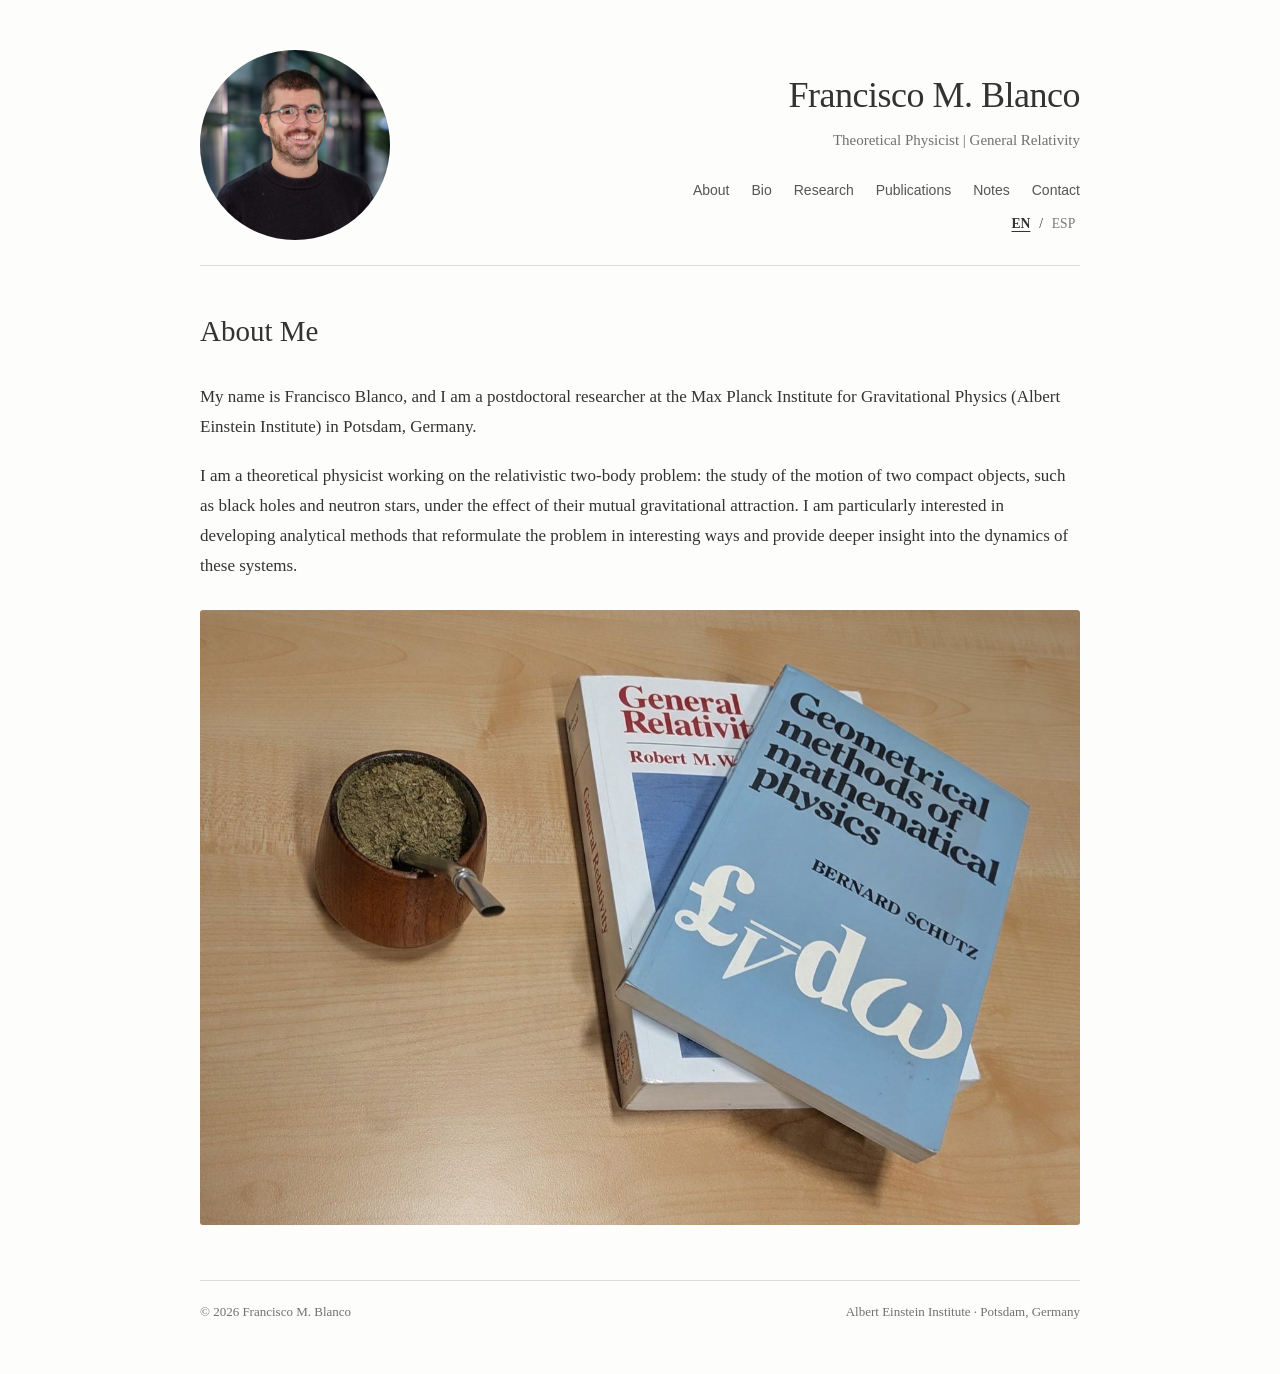
<file: index.html>
<!DOCTYPE html>
<html lang="en">
<head>
  <meta charset="UTF-8">
  <meta name="viewport" content="width=device-width, initial-scale=1.0">
  <meta name="description" content="Francisco M. Blanco — theoretical physicist working on general relativity and compact-binary dynamics.">
  <title>About | Francisco M. Blanco</title>
  <link rel="stylesheet" href="style.css?v=2">

<style id="language-switch-style">
  .language-switch-row { display: flex; justify-content: flex-end; margin: .45rem 0 .7rem; }
  .language-switch { display: inline-flex; align-items: center; gap: .25rem; font-size: .85rem; white-space: nowrap; }
  .language-switch a { color: inherit; text-decoration: none; opacity: .65; padding: .18rem .3rem; border-radius: .2rem; }
  .language-switch a[aria-current="true"] { opacity: 1; font-weight: 700; text-decoration: underline; text-underline-offset: .2rem; }
  .language-switch a:hover { opacity: 1; }
</style>
<style id="header-alignment-adjustment">
  /* Lower the text alongside the portrait, without moving the portrait. */
  .site-header .header-content { position: relative; top: 12px; }
</style>
</head>
<body>
  <div class="container">
    <header class="site-header">
      <div class="portrait" aria-label="Portrait of Francisco Blanco">
        <span class="portrait-fallback" aria-hidden="true">FB</span>
        <img src="profile.jpg" alt="Francisco Blanco" onerror="this.style.display='none'">
      </div>
      <div class="header-content">
        <h1 class="site-title"><a href="/">Francisco M. Blanco</a></h1>
        <p class="subtitle">Theoretical Physicist | General Relativity</p>
        <nav aria-label="Main navigation">
  <a href="/">About</a>
  <a href="/biography">Bio</a>
  <a href="/research">Research</a>
  <a href="/publications">Publications</a>
  <a href="/notes">Notes</a>
  <a href="/contact">Contact</a>

      </nav>
      <div class="language-switch-row"><span class="language-switch" role="group" aria-label="Language / Idioma"><a href="/" lang="en" hreflang="en" aria-current="true">EN</a><span aria-hidden="true">/</span><a href="/esp" lang="es" hreflang="es">ESP</a></span></div>
      </div>
    </header>
    <main>
      <section>
        <h2>About Me</h2>
        <p>My name is Francisco Blanco, and I am a postdoctoral researcher at the Max Planck Institute for Gravitational Physics (Albert Einstein Institute) in Potsdam, Germany.</p>
        <p>I am a theoretical physicist working on the relativistic two-body problem: the study of the motion of two compact objects, such as black holes and neutron stars, under the effect of their mutual gravitational attraction. I am particularly interested in developing analytical methods that reformulate the problem in interesting ways and provide deeper insight into the dynamics of these systems.</p>
        <figure style="margin: 30px 0 0;">
          <img src="about-photo.jpg" alt="Mate and books on general relativity and mathematical physics on a desk" style="display: block; width: 100%; height: auto; border-radius: 3px;" loading="lazy">
        </figure>
      </section>
    </main>
<footer class="site-footer">
  <span>© 2026 Francisco M. Blanco</span>
  <span>Albert Einstein Institute · Potsdam, Germany</span>
</footer>
  </div>
</body>
</html>
</file>
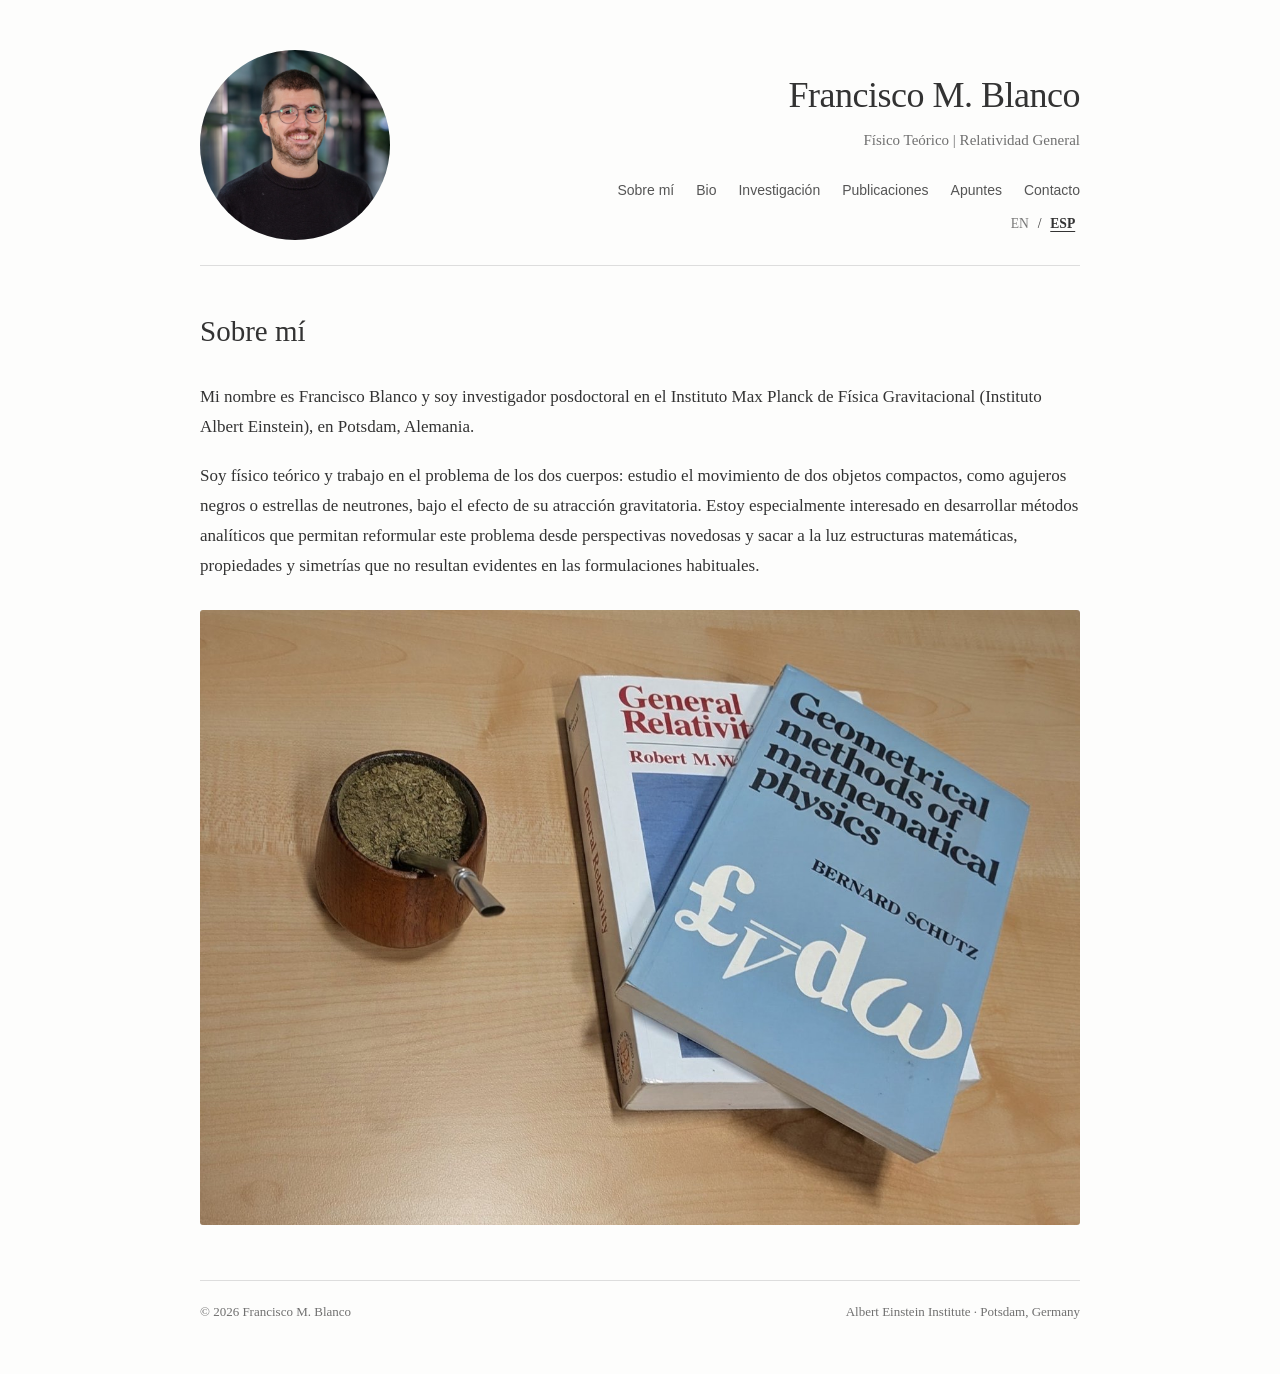
<file: esp/index.html>
<!DOCTYPE html>
<html lang="es" >
<head>
  <meta charset="UTF-8">
  <meta name="viewport" content="width=device-width, initial-scale=1.0">
  <meta name="description" content="Francisco M. Blanco — theoretical physicist working on general relativity and compact-binary dynamics.">
  <title>About | Francisco M. Blanco</title>
  <link rel="stylesheet" href="../style.css?v=2">

<style id="language-switch-style">
  .language-switch-row { display: flex; justify-content: flex-end; margin: .45rem 0 .7rem; }
  .language-switch { display: inline-flex; align-items: center; gap: .25rem; font-size: .85rem; white-space: nowrap; }
  .language-switch a { color: inherit; text-decoration: none; opacity: .65; padding: .18rem .3rem; border-radius: .2rem; }
  .language-switch a[aria-current="true"] { opacity: 1; font-weight: 700; text-decoration: underline; text-underline-offset: .2rem; }
  .language-switch a:hover { opacity: 1; }
</style>
<style id="header-alignment-adjustment">
  /* Lower the text alongside the portrait, without moving the portrait. */
  .site-header .header-content { position: relative; top: 12px; }
</style>
</head>
<body>
  <div class="container">
    <header class="site-header">
      <div class="portrait" aria-label="Portrait of Francisco Blanco">
        <span class="portrait-fallback" aria-hidden="true">FB</span>
        <img src="../profile.jpg" alt="Francisco Blanco" onerror="this.style.display='none'">
      </div>
      <div class="header-content">
        <h1 class="site-title"><a href="/">Francisco M. Blanco</a></h1>
        <p class="subtitle">Físico Teórico | Relatividad General</p>
        <nav aria-label="Main navigation">
  <a href="/esp/">Sobre mí</a>
  <a href="/esp/biography">Bio</a>
  <a href="/esp/research">Investigación</a>
  <a href="/esp/publications">Publicaciones</a>
  <a href="/esp/notes">Apuntes</a>
  <a href="/esp/contact">Contacto</a>

      </nav>
      <div class="language-switch-row"><span class="language-switch" role="group" aria-label="Language / Idioma"><a href="/" lang="en" hreflang="en">EN</a><span aria-hidden="true">/</span><a href="/esp/" lang="es" hreflang="es" aria-current="true">ESP</a></span></div>
      </div>
    </header>
    <main>
      <section>
        <h2>Sobre mí</h2>
        <p>Mi nombre es Francisco Blanco y soy investigador posdoctoral en el Instituto Max Planck de Física Gravitacional (Instituto Albert Einstein), en Potsdam, Alemania.</p>
        <p>Soy físico teórico y trabajo en el problema de los dos cuerpos: estudio el movimiento de dos objetos compactos, como agujeros negros o estrellas de neutrones, bajo el efecto de su atracción gravitatoria. Estoy especialmente interesado en desarrollar métodos analíticos que permitan reformular este problema desde perspectivas novedosas y sacar a la luz estructuras matemáticas, propiedades y simetrías que no resultan evidentes en las formulaciones habituales.</p>
        <figure style="margin: 30px 0 0;">
          <img src="../about-photo.jpg" alt="Mate and books on general relativity and mathematical physics on a desk" style="display: block; width: 100%; height: auto; border-radius: 3px;" loading="lazy">
        </figure>
      </section>
    </main>
<footer class="site-footer">
  <span>© 2026 Francisco M. Blanco</span>
  <span>Albert Einstein Institute · Potsdam, Germany</span>
</footer>
  </div>
</body>
</html>
</file>
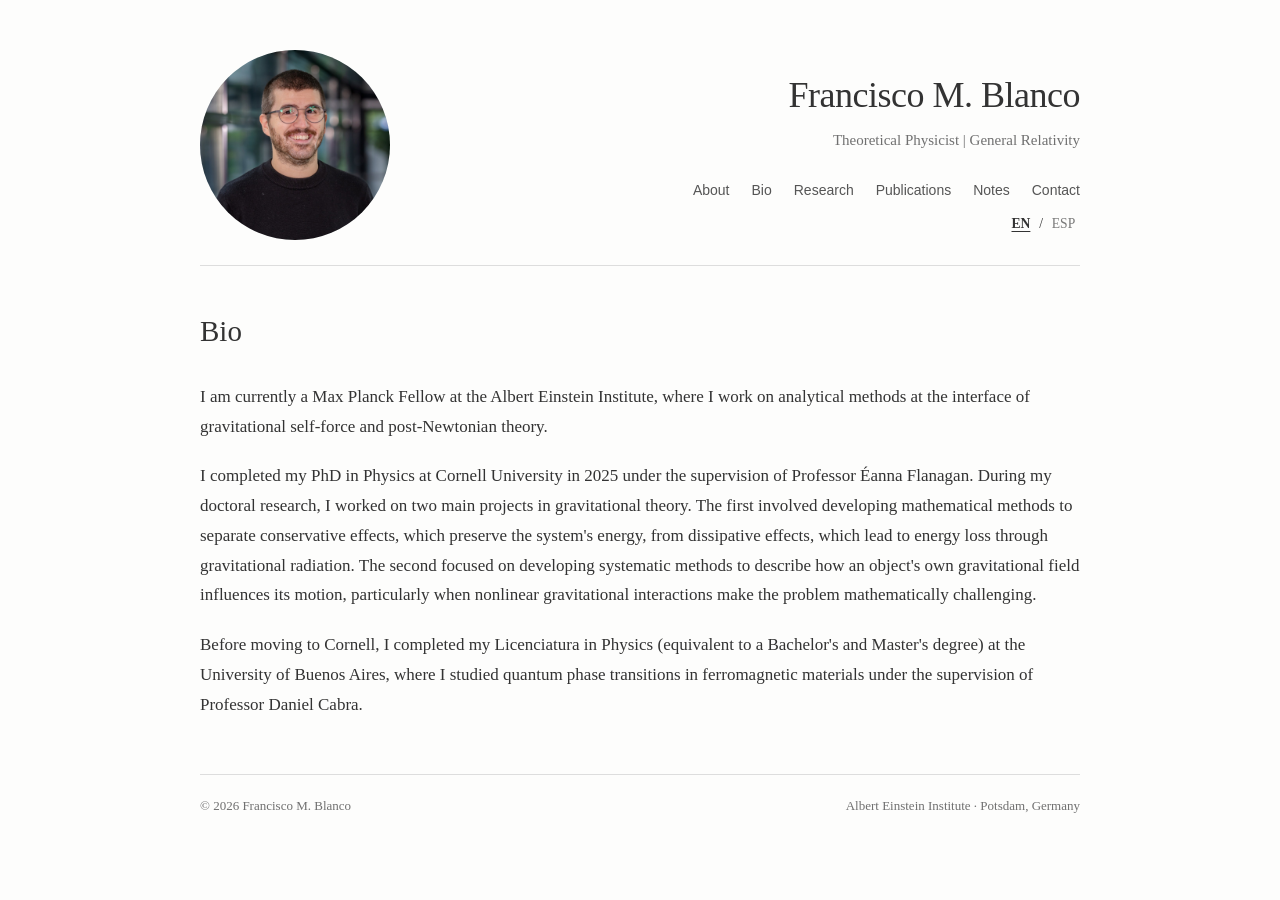
<file: biography.html>
<!DOCTYPE html>
<html lang="en">
<head>
  <meta charset="UTF-8">
  <meta name="viewport" content="width=device-width, initial-scale=1.0">
  <meta name="description" content="Francisco M. Blanco — theoretical physicist working on general relativity and compact-binary dynamics.">
  <title>Bio | Francisco M. Blanco</title>
  <link rel="stylesheet" href="style.css?v=2">

<style id="language-switch-style">
  .language-switch-row { display: flex; justify-content: flex-end; margin: .45rem 0 .7rem; }
  .language-switch { display: inline-flex; align-items: center; gap: .25rem; font-size: .85rem; white-space: nowrap; }
  .language-switch a { color: inherit; text-decoration: none; opacity: .65; padding: .18rem .3rem; border-radius: .2rem; }
  .language-switch a[aria-current="true"] { opacity: 1; font-weight: 700; text-decoration: underline; text-underline-offset: .2rem; }
  .language-switch a:hover { opacity: 1; }
</style>
<style id="header-alignment-adjustment">
  /* Lower the text alongside the portrait, without moving the portrait. */
  .site-header .header-content { position: relative; top: 12px; }
</style>
</head>
<body>
  <div class="container">
    <header class="site-header">
      <div class="portrait" aria-label="Portrait of Francisco Blanco">
        <span class="portrait-fallback" aria-hidden="true">FB</span>
        <img src="profile.jpg" alt="Francisco Blanco" onerror="this.style.display='none'">
      </div>
      <div class="header-content">
        <h1 class="site-title"><a href="/">Francisco M. Blanco</a></h1>
        <p class="subtitle">Theoretical Physicist | General Relativity</p>
     <nav aria-label="Main navigation">
     <a href="/">About</a>
     <a href="/biography">Bio</a>
     <a href="/research">Research</a>
     <a href="/publications">Publications</a>
     <a href="/notes">Notes</a>
     <a href="/contact">Contact</a>
     
      </nav>
      <div class="language-switch-row"><span class="language-switch" role="group" aria-label="Language / Idioma"><a href="/biography" lang="en" hreflang="en" aria-current="true">EN</a><span aria-hidden="true">/</span><a href="/esp/biography" lang="es" hreflang="es">ESP</a></span></div>
      </div>
    </header>
    <main>
      <section>
        <h2>Bio</h2>
        <p>I am currently a Max Planck Fellow at the Albert Einstein Institute, where I work on analytical methods at the interface of gravitational self-force and post-Newtonian theory.</p>
        <p>I completed my PhD in Physics at Cornell University in 2025 under the supervision of Professor Éanna Flanagan. During my doctoral research, I worked on two main projects in gravitational theory. The first involved developing mathematical methods to separate conservative effects, which preserve the system's energy, from dissipative effects, which lead to energy loss through gravitational radiation. The second focused on developing systematic methods to describe how an object's own gravitational field influences its motion, particularly when nonlinear gravitational interactions make the problem mathematically challenging.</p>
        <p>Before moving to Cornell, I completed my Licenciatura in Physics (equivalent to a Bachelor's and Master's degree) at the University of Buenos Aires, where I studied quantum phase transitions in ferromagnetic materials under the supervision of Professor Daniel Cabra.</p>
      </section>
    </main>
<footer class="site-footer">
  <span>© 2026 Francisco M. Blanco</span>
  <span>Albert Einstein Institute · Potsdam, Germany</span>
</footer>
  </div>
</body>
</html>
</file>
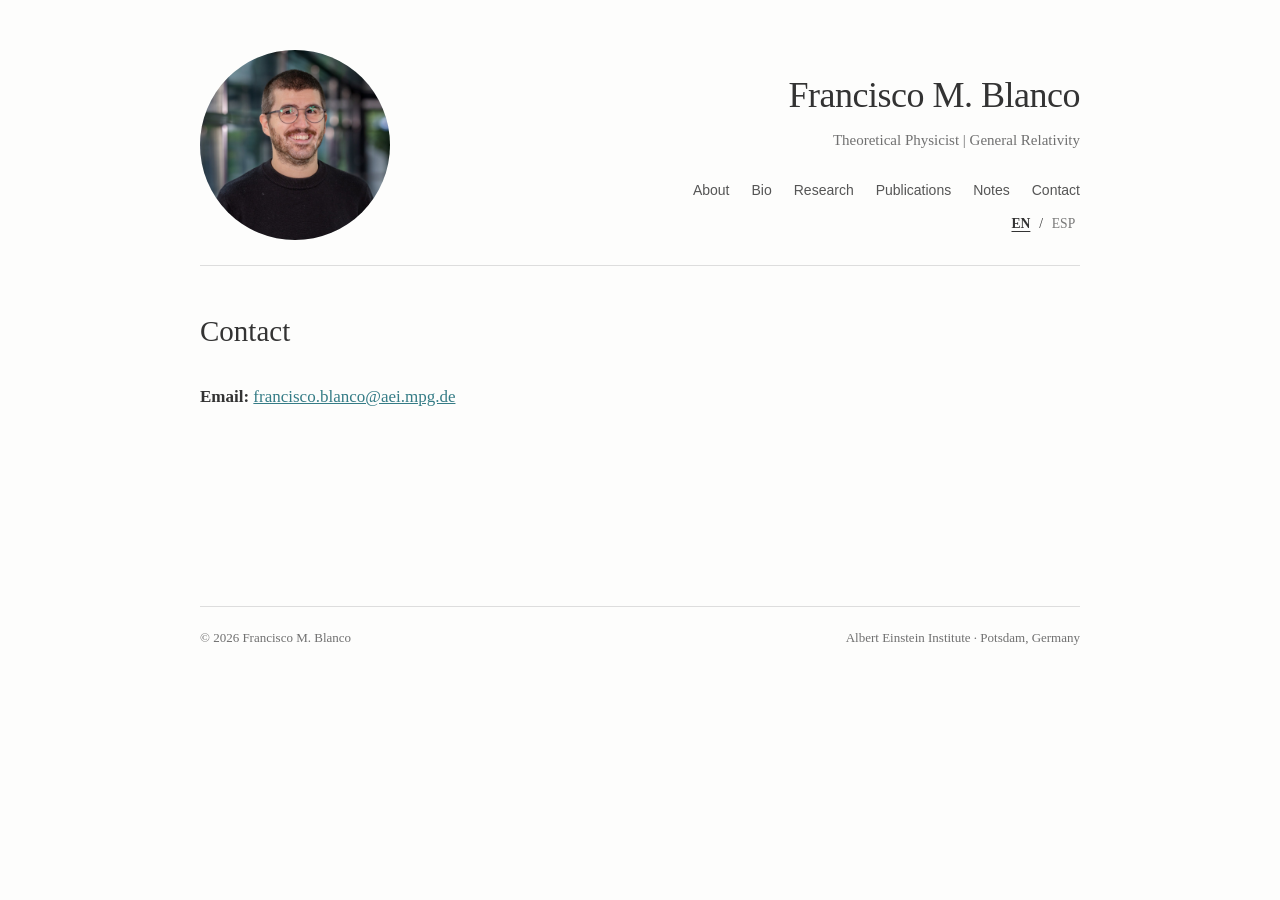
<file: contact.html>
<!DOCTYPE html>
<html lang="en">
<head>
  <meta charset="UTF-8">
  <meta name="viewport" content="width=device-width, initial-scale=1.0">
  <meta name="description" content="Francisco M. Blanco — theoretical physicist working on general relativity and compact-binary dynamics.">
  <title>Contact | Francisco M. Blanco</title>
  <link rel="stylesheet" href="style.css?v=2">

<style id="language-switch-style">
  .language-switch-row { display: flex; justify-content: flex-end; margin: .45rem 0 .7rem; }
  .language-switch { display: inline-flex; align-items: center; gap: .25rem; font-size: .85rem; white-space: nowrap; }
  .language-switch a { color: inherit; text-decoration: none; opacity: .65; padding: .18rem .3rem; border-radius: .2rem; }
  .language-switch a[aria-current="true"] { opacity: 1; font-weight: 700; text-decoration: underline; text-underline-offset: .2rem; }
  .language-switch a:hover { opacity: 1; }
</style>
<style id="header-alignment-adjustment">
  /* Lower the text alongside the portrait, without moving the portrait. */
  .site-header .header-content { position: relative; top: 12px; }
</style>
</head>
<body>
  <div class="container">
    <header class="site-header">
      <div class="portrait" aria-label="Portrait of Francisco Blanco">
        <span class="portrait-fallback" aria-hidden="true">FB</span>
        <img src="profile.jpg" alt="Francisco Blanco" onerror="this.style.display='none'">
      </div>
      <div class="header-content">
        <h1 class="site-title"><a href="/">Francisco M. Blanco</a></h1>
        <p class="subtitle">Theoretical Physicist | General Relativity</p>
       <nav aria-label="Main navigation">
       <a href="/">About</a>
       <a href="/biography">Bio</a>
       <a href="/research">Research</a>
       <a href="/publications">Publications</a>
       <a href="/notes">Notes</a>
       <a href="/contact">Contact</a>
       
      </nav>
      <div class="language-switch-row"><span class="language-switch" role="group" aria-label="Language / Idioma"><a href="/contact" lang="en" hreflang="en" aria-current="true">EN</a><span aria-hidden="true">/</span><a href="/esp/contact" lang="es" hreflang="es">ESP</a></span></div>
      </div>
    </header>
    <main>
      <section>
        <h2>Contact</h2>
        <p><strong>Email:</strong> <a href="mailto:francisco.blanco@aei.mpg.de">francisco.blanco@aei.mpg.de</a></p>
      </section>
    </main>
  <footer class="site-footer">
  <span>© 2026 Francisco M. Blanco</span>
  <span>Albert Einstein Institute · Potsdam, Germany</span>
</footer>
  </div>
</body>
</html>
</file>
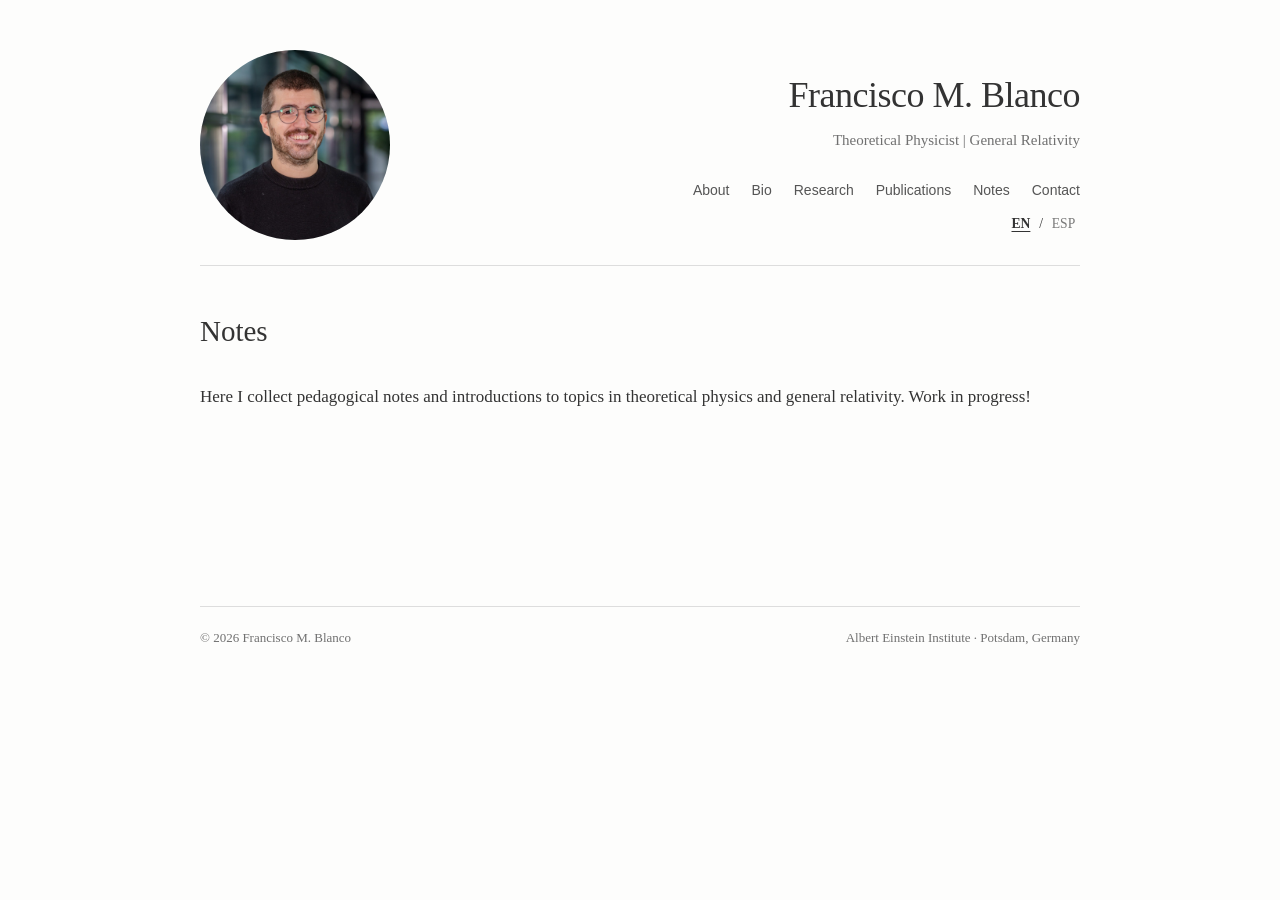
<file: notes.html>
<!DOCTYPE html>
<html lang="en">
<head>
  <meta charset="UTF-8">
  <meta name="viewport" content="width=device-width, initial-scale=1.0">
  <meta name="description" content="Francisco M. Blanco — theoretical physicist working on general relativity and compact-binary dynamics.">
  <title>Notes | Francisco M. Blanco</title>
  <link rel="stylesheet" href="style.css?v=2">

<style id="language-switch-style">
  .language-switch-row { display: flex; justify-content: flex-end; margin: .45rem 0 .7rem; }
  .language-switch { display: inline-flex; align-items: center; gap: .25rem; font-size: .85rem; white-space: nowrap; }
  .language-switch a { color: inherit; text-decoration: none; opacity: .65; padding: .18rem .3rem; border-radius: .2rem; }
  .language-switch a[aria-current="true"] { opacity: 1; font-weight: 700; text-decoration: underline; text-underline-offset: .2rem; }
  .language-switch a:hover { opacity: 1; }
</style>
<style id="header-alignment-adjustment">
  /* Lower the text alongside the portrait, without moving the portrait. */
  .site-header .header-content { position: relative; top: 12px; }
</style>
</head>
<body>
  <div class="container">
    <header class="site-header">
      <div class="portrait" aria-label="Portrait of Francisco Blanco">
        <span class="portrait-fallback" aria-hidden="true">FB</span>
        <img src="profile.jpg" alt="Francisco Blanco" onerror="this.style.display='none'">
      </div>
      <div class="header-content">
        <h1 class="site-title"><a href="/">Francisco M. Blanco</a></h1>
        <p class="subtitle">Theoretical Physicist | General Relativity</p>
        <nav aria-label="Main navigation">
  <a href="/">About</a>
  <a href="/biography">Bio</a>
  <a href="/research">Research</a>
  <a href="/publications">Publications</a>
  <a href="/notes">Notes</a>
  <a href="/contact">Contact</a>

      </nav>
      <div class="language-switch-row"><span class="language-switch" role="group" aria-label="Language / Idioma"><a href="/notes" lang="en" hreflang="en" aria-current="true">EN</a><span aria-hidden="true">/</span><a href="/esp/notes" lang="es" hreflang="es">ESP</a></span></div>
      </div>
    </header>
    <main>
      <section>
        <h2>Notes</h2>
        <p>Here I collect pedagogical notes and introductions to topics in theoretical physics and general relativity. Work in progress!</p>
      </section>
    </main>
  <footer class="site-footer">
  <span>© 2026 Francisco M. Blanco</span>
  <span>Albert Einstein Institute · Potsdam, Germany</span>
</footer>
  </div>
</body>
</html>
</file>
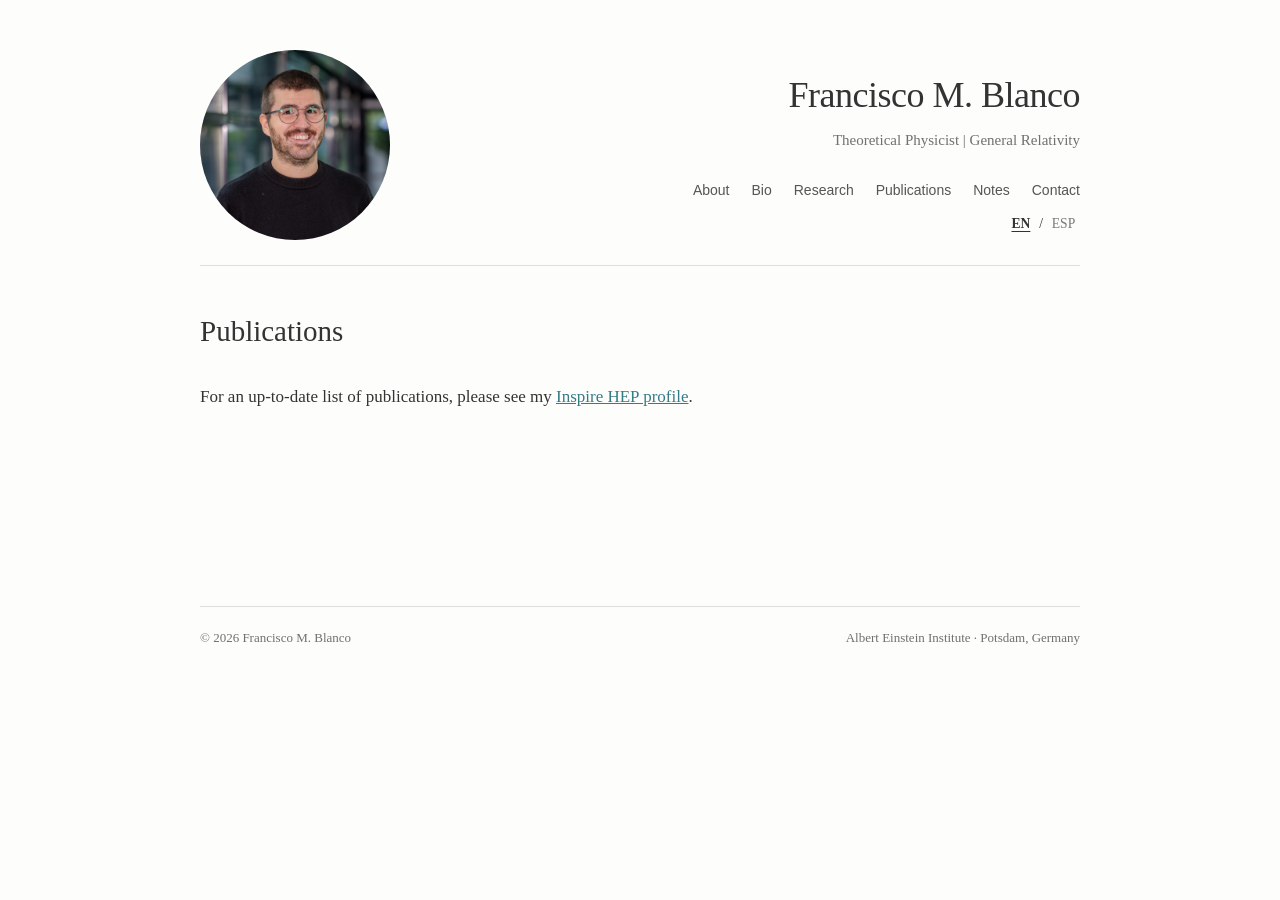
<file: publications.html>
<!DOCTYPE html>
<html lang="en">
<head>
  <meta charset="UTF-8">
  <meta name="viewport" content="width=device-width, initial-scale=1.0">
  <meta name="description" content="Francisco M. Blanco — theoretical physicist working on general relativity and compact-binary dynamics.">
  <title>Publications | Francisco M. Blanco</title>
  <link rel="stylesheet" href="style.css?v=2">

<style id="language-switch-style">
  .language-switch-row { display: flex; justify-content: flex-end; margin: .45rem 0 .7rem; }
  .language-switch { display: inline-flex; align-items: center; gap: .25rem; font-size: .85rem; white-space: nowrap; }
  .language-switch a { color: inherit; text-decoration: none; opacity: .65; padding: .18rem .3rem; border-radius: .2rem; }
  .language-switch a[aria-current="true"] { opacity: 1; font-weight: 700; text-decoration: underline; text-underline-offset: .2rem; }
  .language-switch a:hover { opacity: 1; }
</style>
<style id="header-alignment-adjustment">
  /* Lower the text alongside the portrait, without moving the portrait. */
  .site-header .header-content { position: relative; top: 12px; }
</style>
</head>
<body>
  <div class="container">
    <header class="site-header">
      <div class="portrait" aria-label="Portrait of Francisco Blanco">
        <span class="portrait-fallback" aria-hidden="true">FB</span>
        <img src="profile.jpg" alt="Francisco Blanco" onerror="this.style.display='none'">
      </div>
      <div class="header-content">
        <h1 class="site-title"><a href="/">Francisco M. Blanco</a></h1>
        <p class="subtitle">Theoretical Physicist | General Relativity</p>
       <nav aria-label="Main navigation">
  <a href="/">About</a>
  <a href="/biography">Bio</a>
  <a href="/research">Research</a>
  <a href="/publications">Publications</a>
  <a href="/notes">Notes</a>
  <a href="/contact">Contact</a>

      </nav>
      <div class="language-switch-row"><span class="language-switch" role="group" aria-label="Language / Idioma"><a href="/publications" lang="en" hreflang="en" aria-current="true">EN</a><span aria-hidden="true">/</span><a href="/esp/publications" lang="es" hreflang="es">ESP</a></span></div>
      </div>
    </header>
    <main>
      <section>
        <h2>Publications</h2>
        <p>For an up-to-date list of publications, please see my <a href="https://inspirehep.net/authors/2170483">Inspire HEP profile</a>.</p>
      </section>
    </main>
   <footer class="site-footer">
  <span>© 2026 Francisco M. Blanco</span>
  <span>Albert Einstein Institute · Potsdam, Germany</span>
</footer>
  </div>
</body>
</html>
</file>
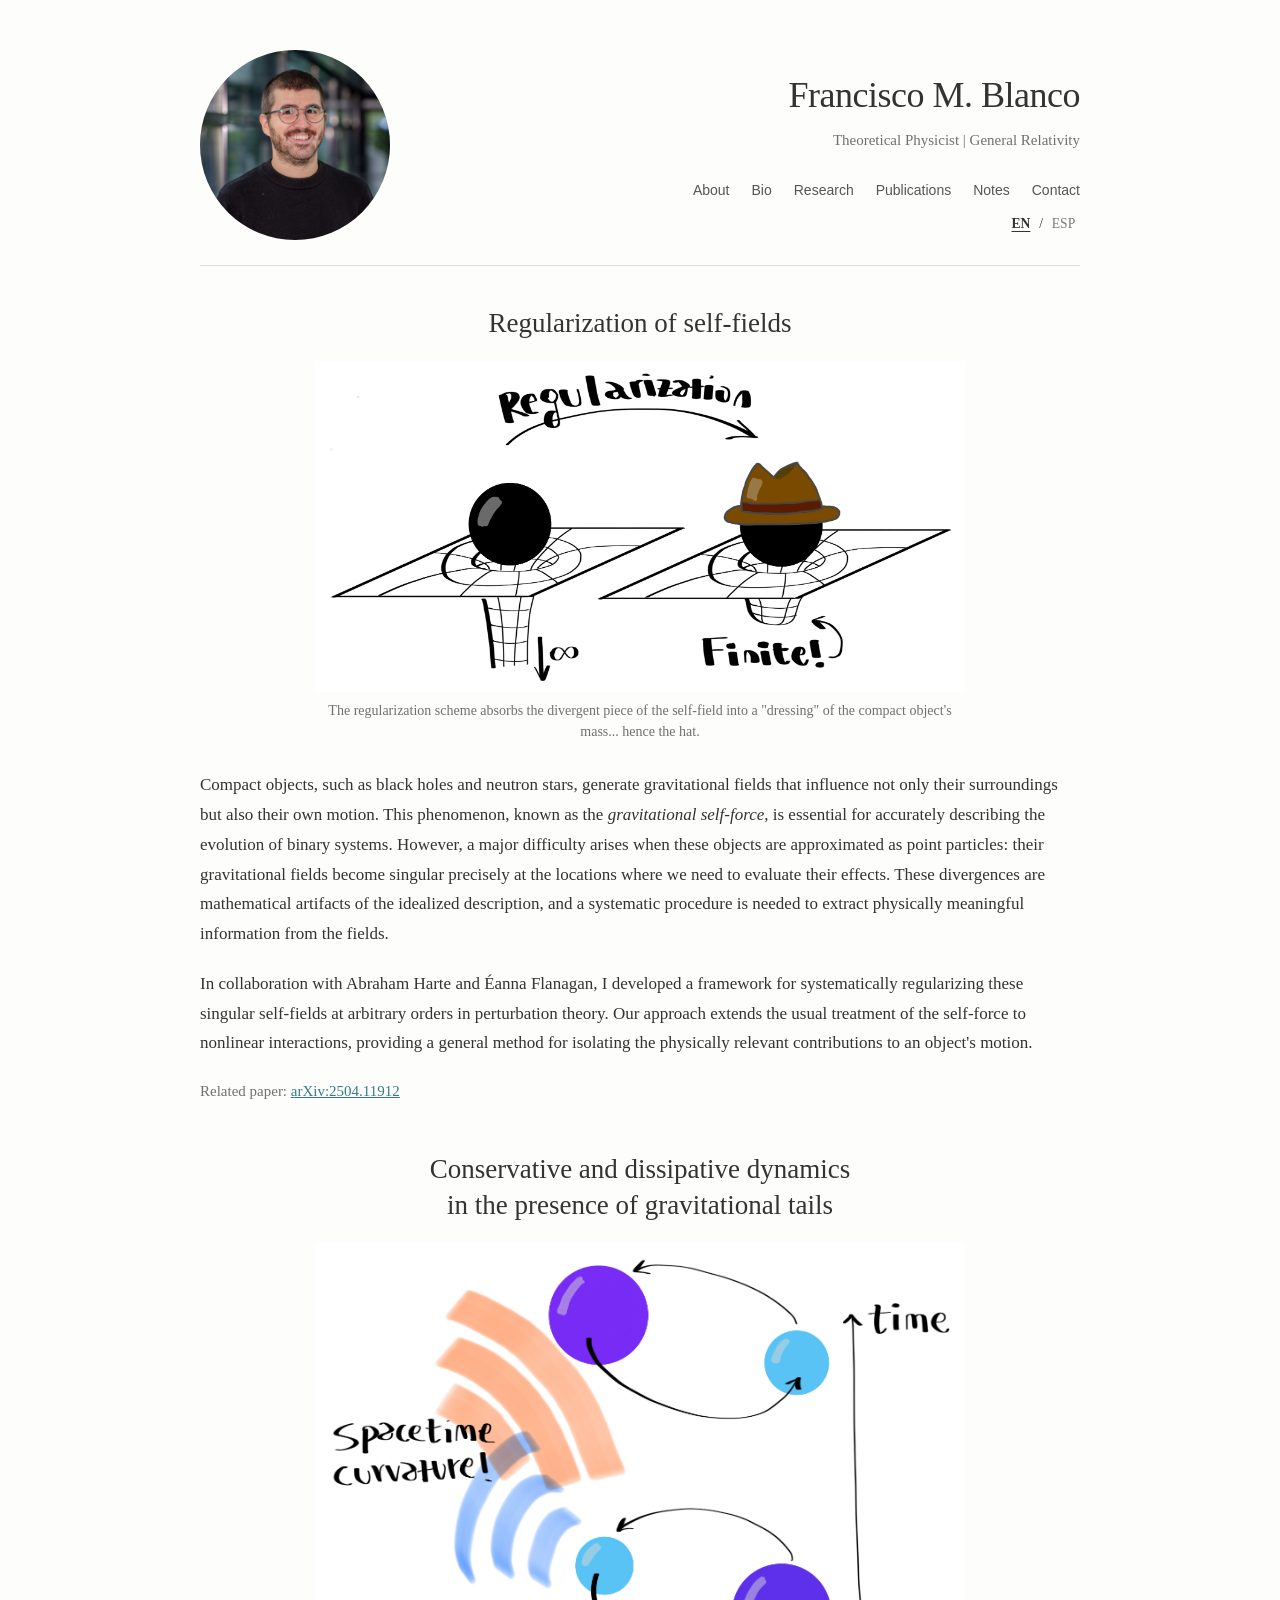
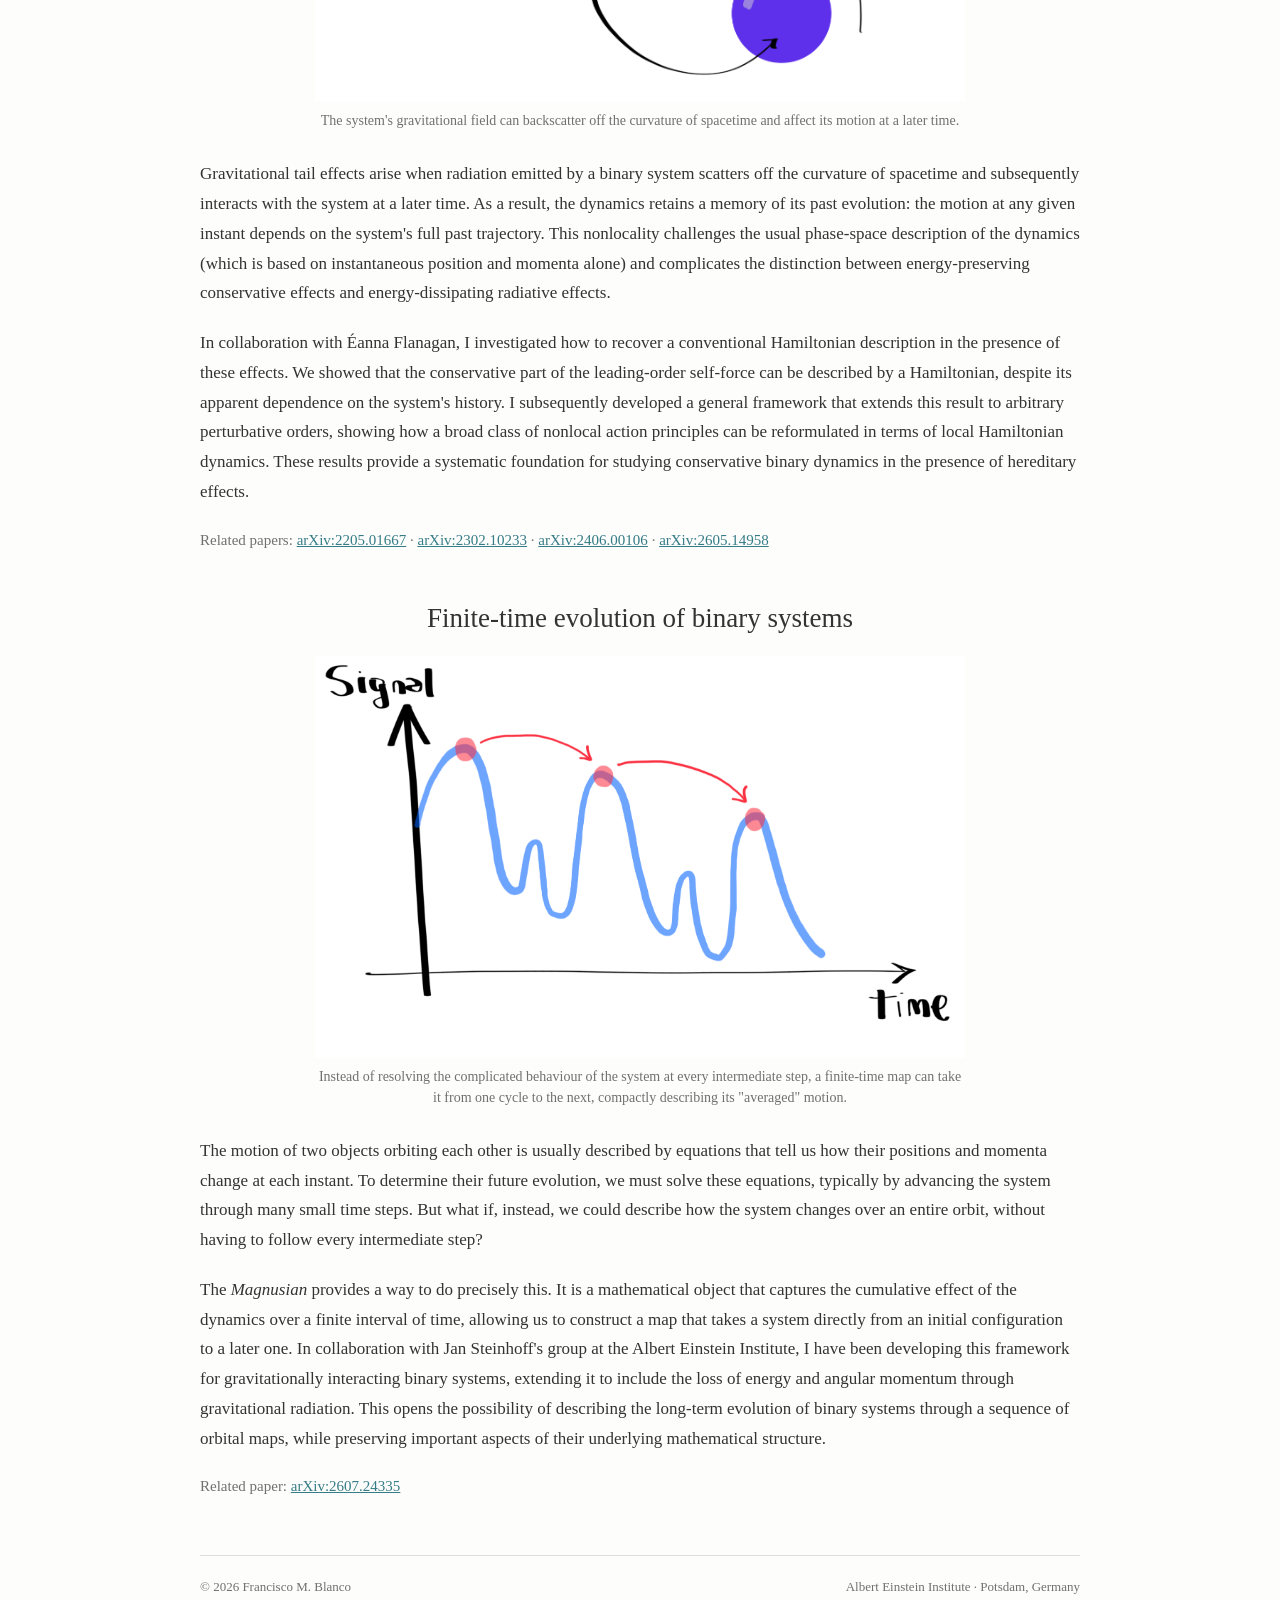
<file: research.html>
<!DOCTYPE html>
<html lang="en">
<head>
  <meta charset="UTF-8">
  <meta name="viewport" content="width=device-width, initial-scale=1.0">
  <meta name="description" content="Research by Francisco M. Blanco on gravitational tails, self-force regularization, and finite-time binary dynamics.">
  <title>Research | Francisco M. Blanco</title>
  <link rel="stylesheet" href="style.css?v=2">
  <style>
    /* Larger research-topic headings, without changing headings on other pages */
    .research-topic > h3 { font-size: 27px; line-height: 1.3; margin: 0 0 18px; }
    .research-topic { margin-bottom: 48px; }
    .research-references { font-size: 15px; color: var(--muted); margin-top: 6px; }
    @media (max-width: 600px) { .research-topic > h3 { font-size: 23px; } }

  /* Regularization illustration */
.research-figure {
    width: 100%;
    max-width: 650px;
    margin: 20px auto 28px;
    text-align: center;
}

.research-figure img {
    display: block;
    width: 100%;
    height: auto;
}

.research-figure figcaption {
    margin-top: 8px;
    font-size: 14px;
    line-height: 1.5;
    color: var(--muted);
}
  
  </style>

<style id="language-switch-style">
  .language-switch-row { display: flex; justify-content: flex-end; margin: .45rem 0 .7rem; }
  .language-switch { display: inline-flex; align-items: center; gap: .25rem; font-size: .85rem; white-space: nowrap; }
  .language-switch a { color: inherit; text-decoration: none; opacity: .65; padding: .18rem .3rem; border-radius: .2rem; }
  .language-switch a[aria-current="true"] { opacity: 1; font-weight: 700; text-decoration: underline; text-underline-offset: .2rem; }
  .language-switch a:hover { opacity: 1; }
</style>
<style id="header-alignment-adjustment">
  /* Lower the text alongside the portrait, without moving the portrait. */
  .site-header .header-content { position: relative; top: 12px; }
</style>
</head>
<body>
  <div class="container">
    <header class="site-header">
      <div class="portrait" aria-label="Portrait of Francisco Blanco">
        <span class="portrait-fallback" aria-hidden="true">FB</span>
        <img src="profile.jpg" alt="Francisco Blanco" onerror="this.style.display='none'">
      </div>
      <div class="header-content">
        <h1 class="site-title"><a href="/">Francisco M. Blanco</a></h1>
        <p class="subtitle">Theoretical Physicist | General Relativity</p>
        <nav aria-label="Main navigation">
  <a href="/">About</a>
  <a href="/biography">Bio</a>
  <a href="/research">Research</a>
  <a href="/publications">Publications</a>
  <a href="/notes">Notes</a>
  <a href="/contact">Contact</a>

      </nav>
      <div class="language-switch-row"><span class="language-switch" role="group" aria-label="Language / Idioma"><a href="/research" lang="en" hreflang="en" aria-current="true">EN</a><span aria-hidden="true">/</span><a href="/esp/research" lang="es" hreflang="es">ESP</a></span></div>
      </div>
    </header>
    <main>
      <section>

  <div class="entry research-topic">
          <h3 style="text-align: center;">
            Regularization of self-fields</h3>
          <figure class="research-figure">
            <img src="self-fields.png" alt="Illustration of a divergent self-field becoming finite through regularization, with the regularized object wearing a hat to represent dressing." loading="lazy">
            <figcaption>The regularization scheme absorbs the divergent piece of the self-field into a "dressing" of the compact object's mass... hence the hat.</figcaption>
          </figure>
          <p>Compact objects, such as black holes and neutron stars, generate gravitational fields that influence not only their surroundings but also their own motion. This phenomenon, known as the <em>gravitational self-force</em>, is essential for accurately describing the evolution of binary systems. However, a major difficulty arises when these objects are approximated as point particles: their gravitational fields become singular precisely at the locations where we need to evaluate their effects. These divergences are mathematical artifacts of the idealized description, and a systematic procedure is needed to extract physically meaningful information from the fields.</p>
          <p>In collaboration with Abraham Harte and Éanna Flanagan, I developed a framework for systematically regularizing these singular self-fields at arbitrary orders in perturbation theory. Our approach extends the usual treatment of the self-force to nonlinear interactions, providing a general method for isolating the physically relevant contributions to an object's motion.</p>
          <p class="research-references">Related paper: <a href="https://arxiv.org/abs/2504.11912" target="_blank" rel="noopener noreferrer">arXiv:2504.11912</a></p>
        </div>


        <div class="entry research-topic">
          <h3 style="text-align: center;">
            Conservative and dissipative dynamics<br>
            in the presence of gravitational tails</h3>
           <figure class="research-figure">
            <img src="tails.png" alt="Illustration of the backscattering of gravitational waves, the cause of hereditary effects." loading="lazy">
            <figcaption>The system's gravitational field can backscatter off the curvature of spacetime and affect its motion at a later time.</figcaption>
          </figure>
          <p>Gravitational tail effects arise when radiation emitted by a binary system scatters off the curvature of spacetime and subsequently interacts with the system at a later time. As a result, the dynamics retains a memory of its past evolution: the motion at any given instant depends on the system's full past trajectory. This nonlocality challenges the usual phase-space description of the dynamics (which is based on instantaneous position and momenta alone) and complicates the distinction between energy-preserving conservative effects and energy-dissipating radiative effects.</p>
          <p>In collaboration with Éanna Flanagan, I investigated how to recover a conventional Hamiltonian description in the presence of these effects. We showed that the conservative part of the leading-order self-force can be described by a Hamiltonian, despite its apparent dependence on the system's history. I subsequently developed a general framework that extends this result to arbitrary perturbative orders, showing how a broad class of nonlocal action principles can be reformulated in terms of local Hamiltonian dynamics. These results provide a systematic foundation for studying conservative binary dynamics in the presence of hereditary effects.</p>
          <p class="research-references">Related papers: <a href="https://arxiv.org/abs/2205.01667" target="_blank" rel="noopener noreferrer">arXiv:2205.01667</a> · <a href="https://arxiv.org/abs/2302.10233" target="_blank" rel="noopener noreferrer">arXiv:2302.10233</a> · <a href="https://arxiv.org/abs/2406.00106" target="_blank" rel="noopener noreferrer">arXiv:2406.00106</a> · <a href="https://arxiv.org/abs/2605.14958" target="_blank" rel="noopener noreferrer">arXiv:2605.14958</a></p>
        </div>


        <div class="entry research-topic">
           <h3 style="text-align: center;">
             Finite-time evolution of binary systems</h3>
           <figure class="research-figure">
            <img src="magnusian.png" alt="Illustration of a finite-time map acting on some generic signal." loading="lazy">
            <figcaption>Instead of resolving the complicated behaviour of the system at every intermediate step, a finite-time map can take it from one cycle to the next, compactly describing its "averaged" motion.</figcaption>
          </figure>
          <p>The motion of two objects orbiting each other is usually described by equations that tell us how their positions and momenta change at each instant. To determine their future evolution, we must solve these equations, typically by advancing the system through many small time steps. But what if, instead, we could describe how the system changes over an entire orbit, without having to follow every intermediate step?</p>
          <p>The <em>Magnusian</em> provides a way to do precisely this. It is a mathematical object that captures the cumulative effect of the dynamics over a finite interval of time, allowing us to construct a map that takes a system directly from an initial configuration to a later one. In collaboration with Jan Steinhoff's group at the Albert Einstein Institute, I have been developing this framework for gravitationally interacting binary systems, extending it to include the loss of energy and angular momentum through gravitational radiation. This opens the possibility of describing the long-term evolution of binary systems through a sequence of orbital maps, while preserving important aspects of their underlying mathematical structure.</p>
          <p class="research-references">Related paper: <a href="https://arxiv.org/abs/2607.24335" target="_blank" rel="noopener noreferrer">arXiv:2607.24335</a></p>
        </div>
      </section>
    </main>
    <footer class="site-footer">
  <span>© 2026 Francisco M. Blanco</span>
  <span>Albert Einstein Institute · Potsdam, Germany</span>
</footer>
  </div>
</body>
</html>
</file>
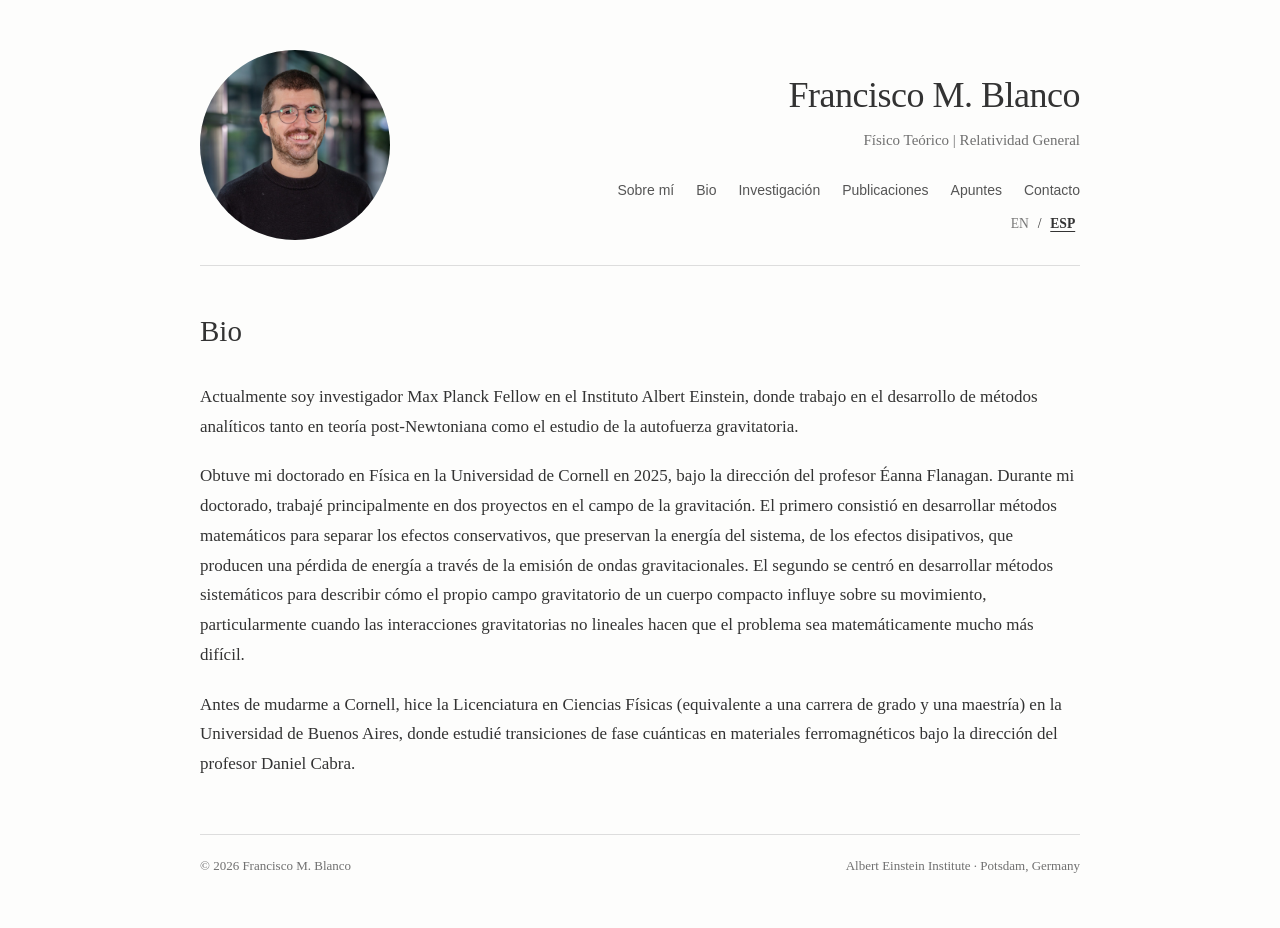
<file: esp/biography.html>
<!DOCTYPE html>
<html lang="es" >
<head>
  <meta charset="UTF-8">
  <meta name="viewport" content="width=device-width, initial-scale=1.0">
  <meta name="description" content="Francisco M. Blanco — theoretical physicist working on general relativity and compact-binary dynamics.">
  <title>Bio | Francisco M. Blanco</title>
  <link rel="stylesheet" href="../style.css?v=2">

<style id="language-switch-style">
  .language-switch-row { display: flex; justify-content: flex-end; margin: .45rem 0 .7rem; }
  .language-switch { display: inline-flex; align-items: center; gap: .25rem; font-size: .85rem; white-space: nowrap; }
  .language-switch a { color: inherit; text-decoration: none; opacity: .65; padding: .18rem .3rem; border-radius: .2rem; }
  .language-switch a[aria-current="true"] { opacity: 1; font-weight: 700; text-decoration: underline; text-underline-offset: .2rem; }
  .language-switch a:hover { opacity: 1; }
</style>
<style id="header-alignment-adjustment">
  /* Lower the text alongside the portrait, without moving the portrait. */
  .site-header .header-content { position: relative; top: 12px; }
</style>
</head>
<body>
  <div class="container">
    <header class="site-header">
      <div class="portrait" aria-label="Portrait of Francisco Blanco">
        <span class="portrait-fallback" aria-hidden="true">FB</span>
        <img src="../profile.jpg" alt="Francisco Blanco" onerror="this.style.display='none'">
      </div>
      <div class="header-content">
        <h1 class="site-title"><a href="/">Francisco M. Blanco</a></h1>
        <p class="subtitle">Físico Teórico | Relatividad General</p>
     <nav aria-label="Main navigation">
     <a href="/esp/">Sobre mí</a>
     <a href="/esp/biography">Bio</a>
     <a href="/esp/research">Investigación</a>
     <a href="/esp/publications">Publicaciones</a>
     <a href="/esp/notes">Apuntes</a>
     <a href="/esp/contact">Contacto</a>
     
      </nav>
      <div class="language-switch-row"><span class="language-switch" role="group" aria-label="Language / Idioma"><a href="/biography" lang="en" hreflang="en">EN</a><span aria-hidden="true">/</span><a href="/esp/biography" lang="es" hreflang="es" aria-current="true">ESP</a></span></div>
      </div>
    </header>
    <main>
      <section>
        <h2>Bio</h2>
       <p>Actualmente soy investigador Max Planck Fellow en el Instituto Albert Einstein, donde trabajo en el desarrollo de métodos analíticos tanto en teoría post-Newtoniana como el estudio de la autofuerza gravitatoria.</p>

<p>Obtuve mi doctorado en Física en la Universidad de Cornell en 2025, bajo la dirección del profesor Éanna Flanagan. Durante mi doctorado, trabajé principalmente en dos proyectos en el campo de la gravitación. El primero consistió en desarrollar métodos matemáticos para separar los efectos conservativos, que preservan la energía del sistema, de los efectos disipativos, que producen una pérdida de energía a través de la emisión de ondas gravitacionales. El segundo se centró en desarrollar métodos sistemáticos para describir cómo el propio campo gravitatorio de un cuerpo compacto influye sobre su movimiento, particularmente cuando las interacciones gravitatorias no lineales hacen que el problema sea matemáticamente mucho más difícil.</p>

<p>Antes de mudarme a Cornell, hice la Licenciatura en Ciencias Físicas (equivalente a una carrera de grado y una maestría) en la Universidad de Buenos Aires, donde estudié transiciones de fase cuánticas en materiales ferromagnéticos bajo la dirección del profesor Daniel Cabra.</p>
      </section>
    </main>
<footer class="site-footer">
  <span>© 2026 Francisco M. Blanco</span>
  <span>Albert Einstein Institute · Potsdam, Germany</span>
</footer>
  </div>
</body>
</html>
</file>
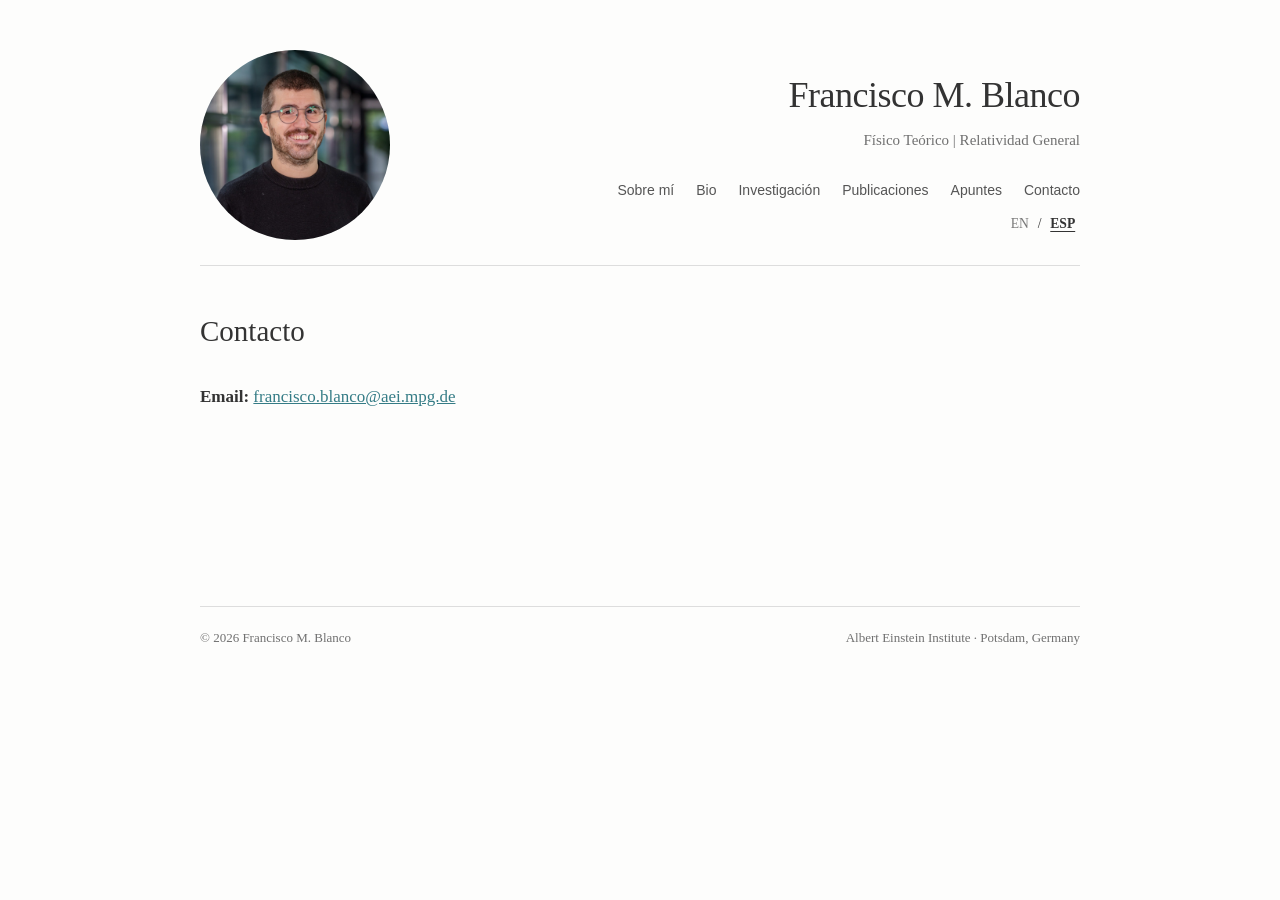
<file: esp/contact.html>
<!DOCTYPE html>
<html lang="es" >
<head>
  <meta charset="UTF-8">
  <meta name="viewport" content="width=device-width, initial-scale=1.0">
  <meta name="description" content="Francisco M. Blanco — theoretical physicist working on general relativity and compact-binary dynamics.">
  <title>Contact | Francisco M. Blanco</title>
  <link rel="stylesheet" href="../style.css?v=2">

<style id="language-switch-style">
  .language-switch-row { display: flex; justify-content: flex-end; margin: .45rem 0 .7rem; }
  .language-switch { display: inline-flex; align-items: center; gap: .25rem; font-size: .85rem; white-space: nowrap; }
  .language-switch a { color: inherit; text-decoration: none; opacity: .65; padding: .18rem .3rem; border-radius: .2rem; }
  .language-switch a[aria-current="true"] { opacity: 1; font-weight: 700; text-decoration: underline; text-underline-offset: .2rem; }
  .language-switch a:hover { opacity: 1; }
</style>
<style id="header-alignment-adjustment">
  /* Lower the text alongside the portrait, without moving the portrait. */
  .site-header .header-content { position: relative; top: 12px; }
</style>
</head>
<body>
  <div class="container">
    <header class="site-header">
      <div class="portrait" aria-label="Portrait of Francisco Blanco">
        <span class="portrait-fallback" aria-hidden="true">FB</span>
        <img src="../profile.jpg" alt="Francisco Blanco" onerror="this.style.display='none'">
      </div>
      <div class="header-content">
        <h1 class="site-title"><a href="/">Francisco M. Blanco</a></h1>
        <p class="subtitle">Físico Teórico | Relatividad General</p>
       <nav aria-label="Main navigation">
       <a href="/esp/">Sobre mí</a>
       <a href="/esp/biography">Bio</a>
       <a href="/esp/research">Investigación</a>
       <a href="/esp/publications">Publicaciones</a>
       <a href="/esp/notes">Apuntes</a>
       <a href="/esp/contact">Contacto</a>
       
      </nav>
      <div class="language-switch-row"><span class="language-switch" role="group" aria-label="Language / Idioma"><a href="/contact" lang="en" hreflang="en">EN</a><span aria-hidden="true">/</span><a href="/esp/contact" lang="es" hreflang="es" aria-current="true">ESP</a></span></div>
      </div>
    </header>
    <main>
      <section>
        <h2>Contacto</h2>
        <p><strong>Email:</strong> <a href="mailto:francisco.blanco@aei.mpg.de">francisco.blanco@aei.mpg.de</a></p>
      </section>
    </main>
  <footer class="site-footer">
  <span>© 2026 Francisco M. Blanco</span>
  <span>Albert Einstein Institute · Potsdam, Germany</span>
</footer>
  </div>
</body>
</html>
</file>
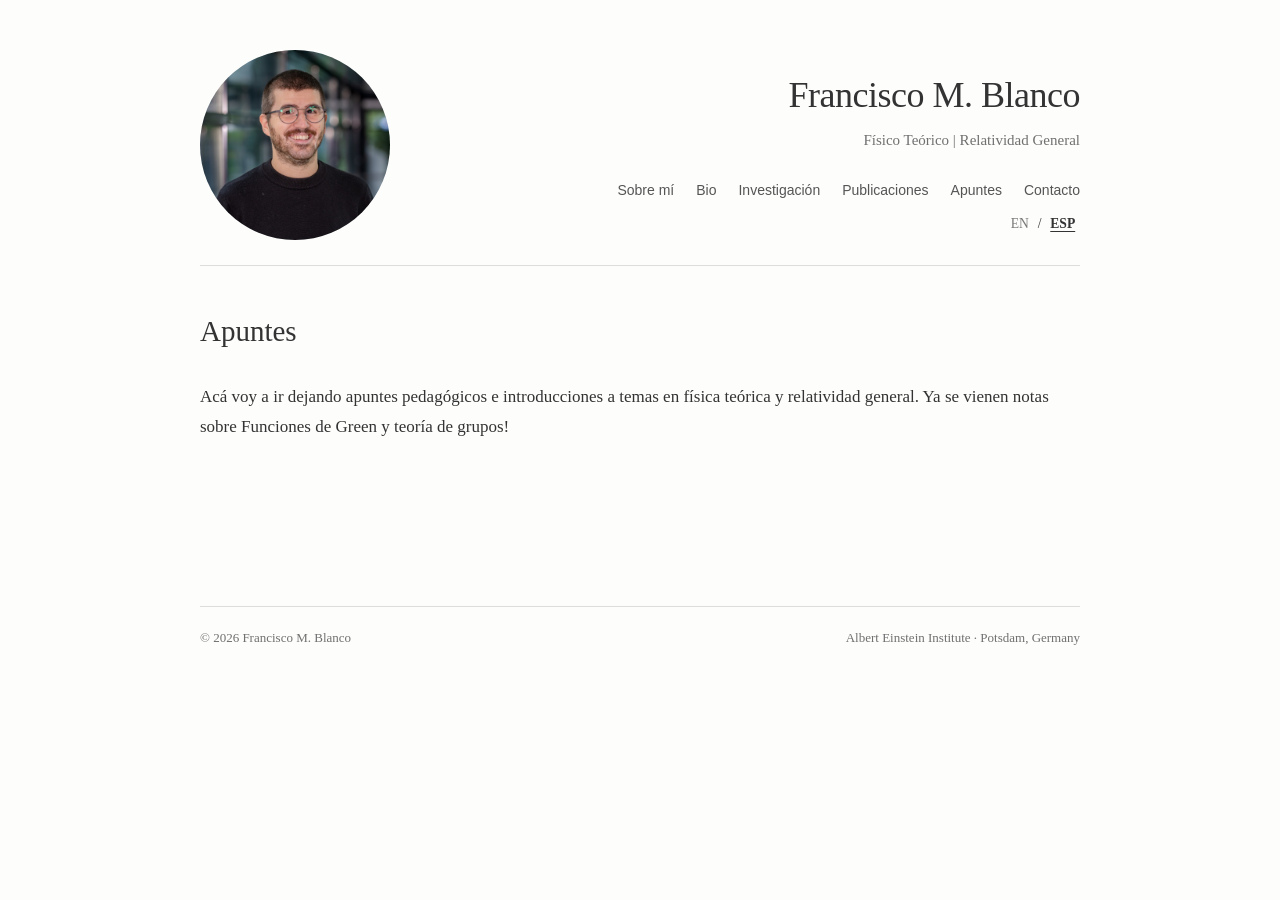
<file: esp/notes.html>
<!DOCTYPE html>
<html lang="es" >
<head>
  <meta charset="UTF-8">
  <meta name="viewport" content="width=device-width, initial-scale=1.0">
  <meta name="description" content="Francisco M. Blanco — theoretical physicist working on general relativity and compact-binary dynamics.">
  <title>Notes | Francisco M. Blanco</title>
  <link rel="stylesheet" href="../style.css?v=2">

<style id="language-switch-style">
  .language-switch-row { display: flex; justify-content: flex-end; margin: .45rem 0 .7rem; }
  .language-switch { display: inline-flex; align-items: center; gap: .25rem; font-size: .85rem; white-space: nowrap; }
  .language-switch a { color: inherit; text-decoration: none; opacity: .65; padding: .18rem .3rem; border-radius: .2rem; }
  .language-switch a[aria-current="true"] { opacity: 1; font-weight: 700; text-decoration: underline; text-underline-offset: .2rem; }
  .language-switch a:hover { opacity: 1; }
</style>
<style id="header-alignment-adjustment">
  /* Lower the text alongside the portrait, without moving the portrait. */
  .site-header .header-content { position: relative; top: 12px; }
</style>
</head>
<body>
  <div class="container">
    <header class="site-header">
      <div class="portrait" aria-label="Portrait of Francisco Blanco">
        <span class="portrait-fallback" aria-hidden="true">FB</span>
        <img src="../profile.jpg" alt="Francisco Blanco" onerror="this.style.display='none'">
      </div>
      <div class="header-content">
        <h1 class="site-title"><a href="/">Francisco M. Blanco</a></h1>
        <p class="subtitle">Físico Teórico | Relatividad General</p>
        <nav aria-label="Main navigation">
  <a href="/esp/">Sobre mí</a>
  <a href="/esp/biography">Bio</a>
  <a href="/esp/research">Investigación</a>
  <a href="/esp/publications">Publicaciones</a>
  <a href="/esp/notes">Apuntes</a>
  <a href="/esp/contact">Contacto</a>

      </nav>
      <div class="language-switch-row"><span class="language-switch" role="group" aria-label="Language / Idioma"><a href="/notes" lang="en" hreflang="en">EN</a><span aria-hidden="true">/</span><a href="/esp/notes" lang="es" hreflang="es" aria-current="true">ESP</a></span></div>
      </div>
    </header>
    <main>
      <section>
        <h2>Apuntes</h2>
        <p>Acá voy a ir dejando apuntes pedagógicos e introducciones a temas en física teórica y relatividad general. Ya se vienen notas sobre Funciones de Green y teoría de grupos!</p>
      </section>
    </main>
  <footer class="site-footer">
  <span>© 2026 Francisco M. Blanco</span>
  <span>Albert Einstein Institute · Potsdam, Germany</span>
</footer>
  </div>
</body>
</html>
</file>
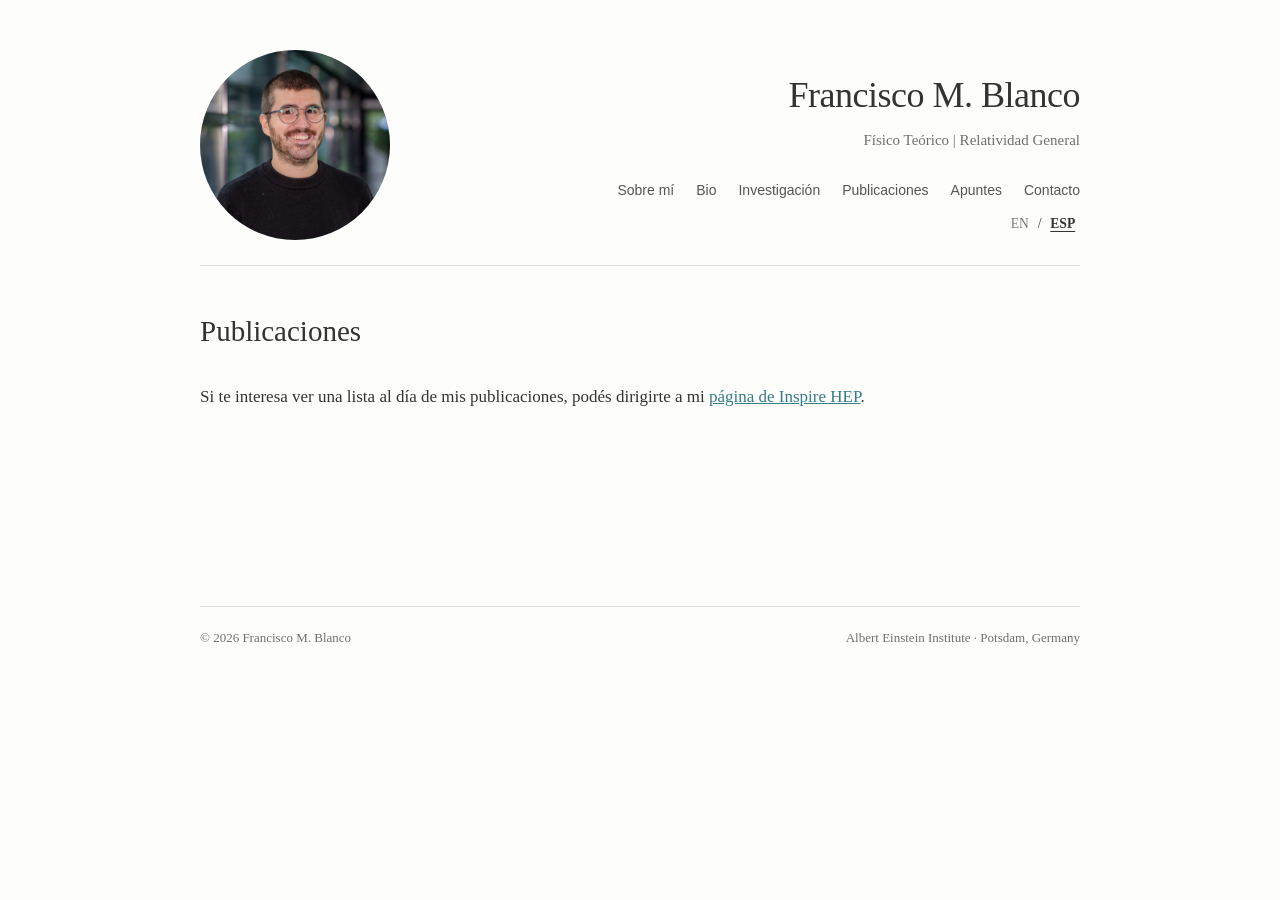
<file: esp/publications.html>
<!DOCTYPE html>
<html lang="es" >
<head>
  <meta charset="UTF-8">
  <meta name="viewport" content="width=device-width, initial-scale=1.0">
  <meta name="description" content="Francisco M. Blanco — theoretical physicist working on general relativity and compact-binary dynamics.">
  <title>Publications | Francisco M. Blanco</title>
  <link rel="stylesheet" href="../style.css?v=2">

<style id="language-switch-style">
  .language-switch-row { display: flex; justify-content: flex-end; margin: .45rem 0 .7rem; }
  .language-switch { display: inline-flex; align-items: center; gap: .25rem; font-size: .85rem; white-space: nowrap; }
  .language-switch a { color: inherit; text-decoration: none; opacity: .65; padding: .18rem .3rem; border-radius: .2rem; }
  .language-switch a[aria-current="true"] { opacity: 1; font-weight: 700; text-decoration: underline; text-underline-offset: .2rem; }
  .language-switch a:hover { opacity: 1; }
</style>
<style id="header-alignment-adjustment">
  /* Lower the text alongside the portrait, without moving the portrait. */
  .site-header .header-content { position: relative; top: 12px; }
</style>
</head>
<body>
  <div class="container">
    <header class="site-header">
      <div class="portrait" aria-label="Portrait of Francisco Blanco">
        <span class="portrait-fallback" aria-hidden="true">FB</span>
        <img src="../profile.jpg" alt="Francisco Blanco" onerror="this.style.display='none'">
      </div>
      <div class="header-content">
        <h1 class="site-title"><a href="/">Francisco M. Blanco</a></h1>
        <p class="subtitle">Físico Teórico | Relatividad General</p>
       <nav aria-label="Main navigation">
  <a href="/esp/">Sobre mí</a>
  <a href="/esp/biography">Bio</a>
  <a href="/esp/research">Investigación</a>
  <a href="/esp/publications">Publicaciones</a>
  <a href="/esp/notes">Apuntes</a>
  <a href="/esp/contact">Contacto</a>

      </nav>
      <div class="language-switch-row"><span class="language-switch" role="group" aria-label="Language / Idioma"><a href="/publications" lang="en" hreflang="en">EN</a><span aria-hidden="true">/</span><a href="/esp/publications" lang="es" hreflang="es" aria-current="true">ESP</a></span></div>
      </div>
    </header>
    <main>
      <section>
        <h2>Publicaciones</h2>
        <p>Si te interesa ver una lista al día de mis publicaciones, podés dirigirte a mi <a href="https://inspirehep.net/authors/2170483">página de Inspire HEP</a>.</p>
      </section>
    </main>
   <footer class="site-footer">
  <span>© 2026 Francisco M. Blanco</span>
  <span>Albert Einstein Institute · Potsdam, Germany</span>
</footer>
  </div>
</body>
</html>
</file>
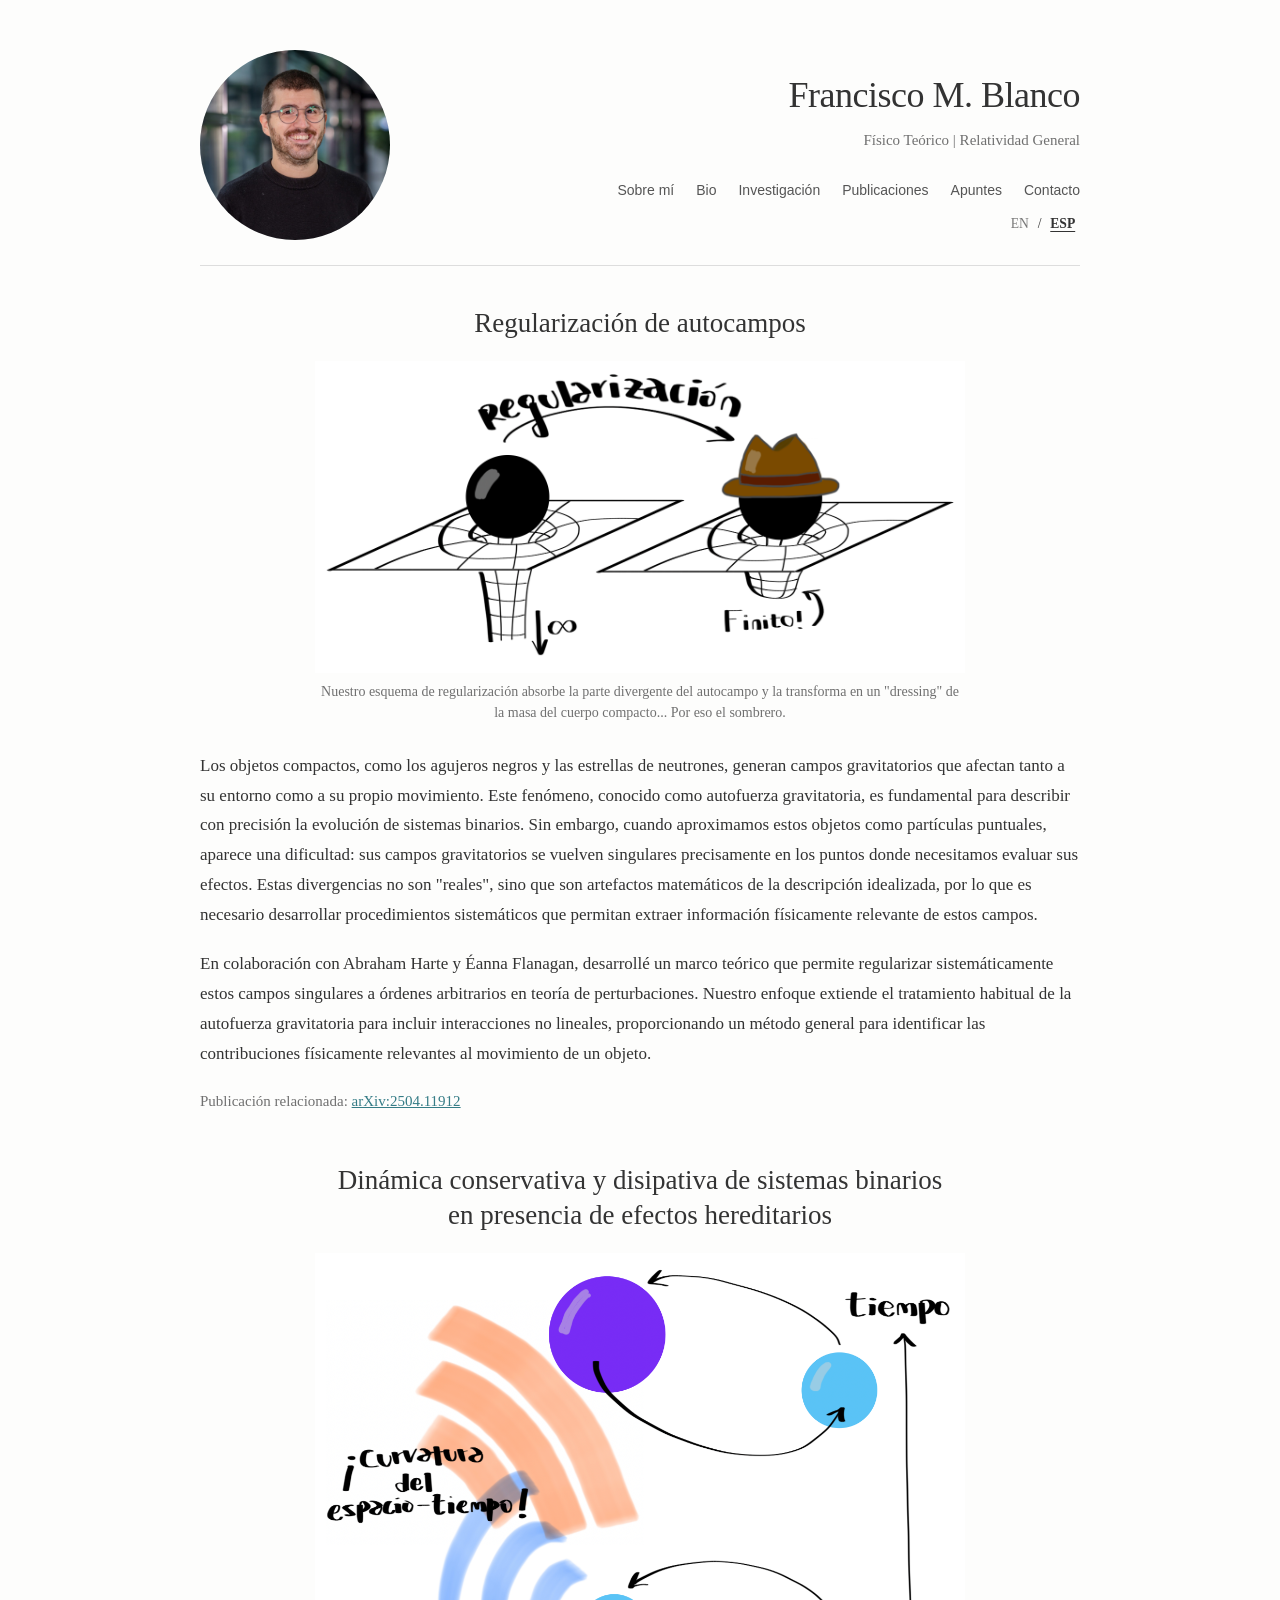
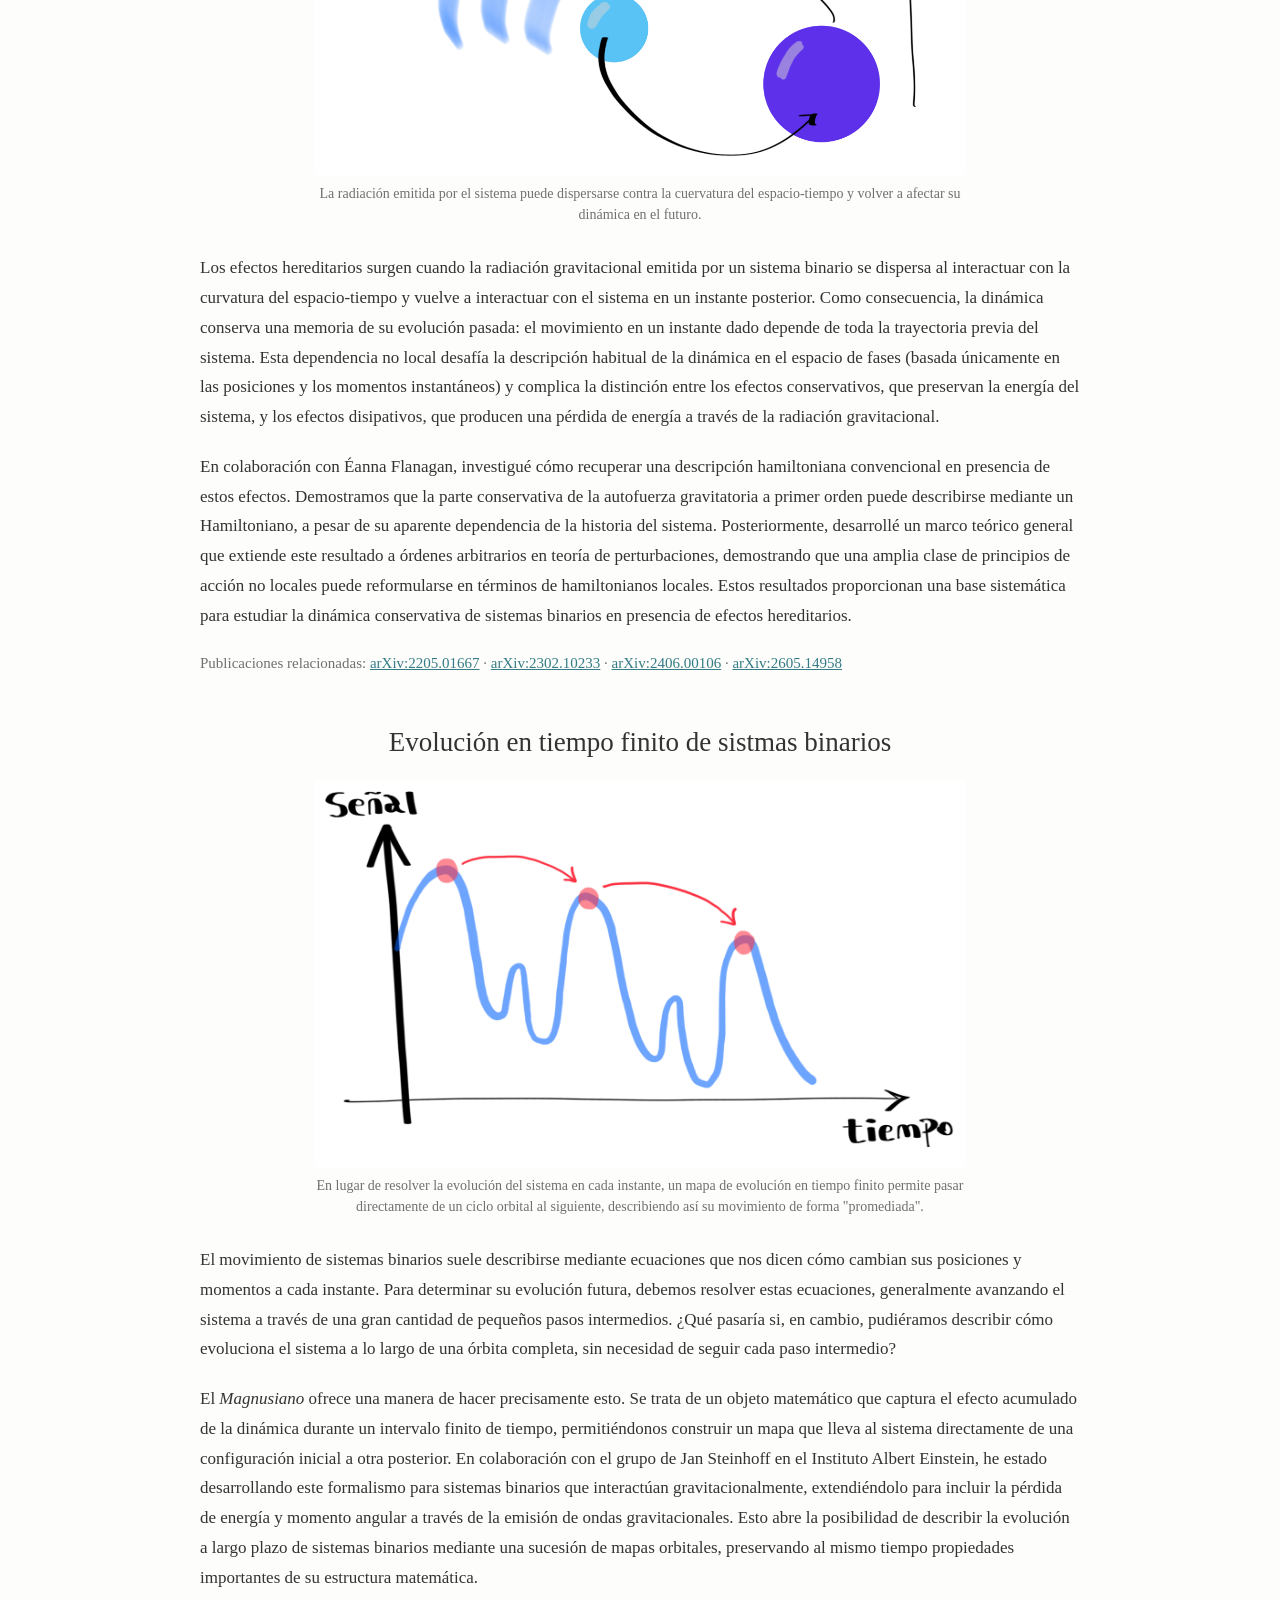
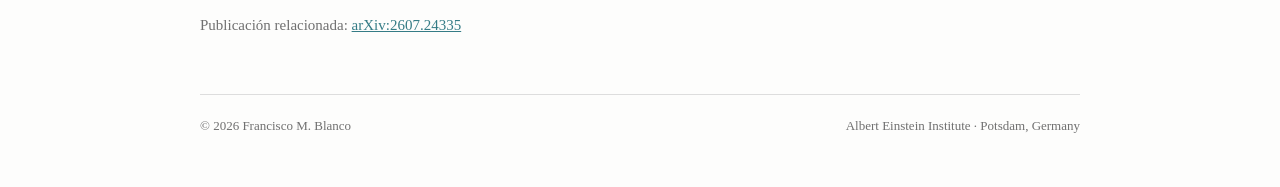
<file: esp/research.html>
<!DOCTYPE html>
<html lang="es" >
<head>
  <meta charset="UTF-8">
  <meta name="viewport" content="width=device-width, initial-scale=1.0">
  <meta name="description" content="Research by Francisco M. Blanco on gravitational tails, self-force regularization, and finite-time binary dynamics.">
  <title>Research | Francisco M. Blanco</title>
  <link rel="stylesheet" href="../style.css?v=2">
  <style>
    /* Larger research-topic headings, without changing headings on other pages */
    .research-topic > h3 { font-size: 27px; line-height: 1.3; margin: 0 0 18px; }
    .research-topic { margin-bottom: 48px; }
    .research-references { font-size: 15px; color: var(--muted); margin-top: 6px; }
    @media (max-width: 600px) { .research-topic > h3 { font-size: 23px; } }

  /* Regularization illustration */
.research-figure {
    width: 100%;
    max-width: 650px;
    margin: 20px auto 28px;
    text-align: center;
}

.research-figure img {
    display: block;
    width: 100%;
    height: auto;
}

.research-figure figcaption {
    margin-top: 8px;
    font-size: 14px;
    line-height: 1.5;
    color: var(--muted);
}
  
  </style>

<style id="language-switch-style">
  .language-switch-row { display: flex; justify-content: flex-end; margin: .45rem 0 .7rem; }
  .language-switch { display: inline-flex; align-items: center; gap: .25rem; font-size: .85rem; white-space: nowrap; }
  .language-switch a { color: inherit; text-decoration: none; opacity: .65; padding: .18rem .3rem; border-radius: .2rem; }
  .language-switch a[aria-current="true"] { opacity: 1; font-weight: 700; text-decoration: underline; text-underline-offset: .2rem; }
  .language-switch a:hover { opacity: 1; }
</style>
<style id="header-alignment-adjustment">
  /* Lower the text alongside the portrait, without moving the portrait. */
  .site-header .header-content { position: relative; top: 12px; }
</style>
</head>
<body>
  <div class="container">
    <header class="site-header">
      <div class="portrait" aria-label="Portrait of Francisco Blanco">
        <span class="portrait-fallback" aria-hidden="true">FB</span>
        <img src="../profile.jpg" alt="Francisco Blanco" onerror="this.style.display='none'">
      </div>
      <div class="header-content">
        <h1 class="site-title"><a href="/">Francisco M. Blanco</a></h1>
        <p class="subtitle">Físico Teórico | Relatividad General</p>
        <nav aria-label="Main navigation">
  <a href="/esp/">Sobre mí</a>
  <a href="/esp/biography">Bio</a>
  <a href="/esp/research">Investigación</a>
  <a href="/esp/publications">Publicaciones</a>
  <a href="/esp/notes">Apuntes</a>
  <a href="/esp/contact">Contacto</a>

      </nav>
      <div class="language-switch-row"><span class="language-switch" role="group" aria-label="Language / Idioma"><a href="/research" lang="en" hreflang="en">EN</a><span aria-hidden="true">/</span><a href="/esp/research" lang="es" hreflang="es" aria-current="true">ESP</a></span></div>
      </div>
    </header>
    <main>
      <section>

  <div class="entry research-topic">
          <h3 style="text-align: center;">
            Regularización de autocampos</h3>
          <figure class="research-figure">
            <img src="/esp/self-fields_esp.png" alt="Illustration of a divergent self-field becoming finite through regularization, with the regularized object wearing a hat to represent dressing." loading="lazy">
            <figcaption>Nuestro esquema de regularización absorbe la parte divergente del autocampo y la transforma en un "dressing" de la masa del cuerpo compacto... Por eso el sombrero. </figcaption>
          </figure>
          <p>Los objetos compactos, como los agujeros negros y las estrellas de neutrones, generan campos gravitatorios que afectan tanto a su entorno como a su propio movimiento. Este fenómeno, conocido como autofuerza gravitatoria, es fundamental para describir con precisión la evolución de sistemas binarios. Sin embargo, cuando aproximamos estos objetos como partículas puntuales, aparece una dificultad: sus campos gravitatorios se vuelven singulares precisamente en los puntos donde necesitamos evaluar sus efectos. Estas divergencias no son "reales", sino que son artefactos matemáticos de la descripción idealizada, por lo que es necesario desarrollar procedimientos sistemáticos que permitan extraer información físicamente relevante de estos campos.<p>
          <p>En colaboración con Abraham Harte y Éanna Flanagan, desarrollé un marco teórico que permite regularizar sistemáticamente estos campos singulares a órdenes arbitrarios en teoría de perturbaciones. Nuestro enfoque extiende el tratamiento habitual de la autofuerza gravitatoria para incluir interacciones no lineales, proporcionando un método general para identificar las contribuciones físicamente relevantes al movimiento de un objeto.</p>
          <p class="research-references">Publicación relacionada: <a href="https://arxiv.org/abs/2504.11912" target="_blank" rel="noopener noreferrer">arXiv:2504.11912</a></p>
        </div>


        <div class="entry research-topic">
          <h3 style="text-align: center;">
           Dinámica conservativa y disipativa de sistemas binarios<br>
            en presencia de efectos hereditarios</h3>
           <figure class="research-figure">
            <img src="/esp/tails_esp.png" alt="Illustration of the backscattering of gravitational waves, the cause of hereditary effects." loading="lazy">
            <figcaption>La radiación emitida por el sistema puede dispersarse contra la cuervatura del espacio-tiempo y volver a afectar su dinámica en el futuro.</figcaption>
          </figure>
          <p>Los efectos hereditarios surgen cuando la radiación gravitacional emitida por un sistema binario se dispersa al interactuar con la curvatura del espacio-tiempo y vuelve a interactuar con el sistema en un instante posterior. Como consecuencia, la dinámica conserva una memoria de su evolución pasada: el movimiento en un instante dado depende de toda la trayectoria previa del sistema. Esta dependencia no local desafía la descripción habitual de la dinámica en el espacio de fases (basada únicamente en las posiciones y los momentos instantáneos) y complica la distinción entre los efectos conservativos, que preservan la energía del sistema, y los efectos disipativos, que producen una pérdida de energía a través de la radiación gravitacional.</p>
          <p>En colaboración con Éanna Flanagan, investigué cómo recuperar una descripción hamiltoniana convencional en presencia de estos efectos. Demostramos que la parte conservativa de la autofuerza gravitatoria a primer orden puede describirse mediante un Hamiltoniano, a pesar de su aparente dependencia de la historia del sistema. Posteriormente, desarrollé un marco teórico general que extiende este resultado a órdenes arbitrarios en teoría de perturbaciones, demostrando que una amplia clase de principios de acción no locales puede reformularse en términos de hamiltonianos locales. Estos resultados proporcionan una base sistemática para estudiar la dinámica conservativa de sistemas binarios en presencia de efectos hereditarios.</p>
          <p class="research-references">Publicaciones relacionadas: <a href="https://arxiv.org/abs/2205.01667" target="_blank" rel="noopener noreferrer">arXiv:2205.01667</a> · <a href="https://arxiv.org/abs/2302.10233" target="_blank" rel="noopener noreferrer">arXiv:2302.10233</a> · <a href="https://arxiv.org/abs/2406.00106" target="_blank" rel="noopener noreferrer">arXiv:2406.00106</a> · <a href="https://arxiv.org/abs/2605.14958" target="_blank" rel="noopener noreferrer">arXiv:2605.14958</a></p>
        </div>


        <div class="entry research-topic">
           <h3 style="text-align: center;">
             Evolución en tiempo finito de sistmas binarios</h3>
           <figure class="research-figure">
            <img src="/esp/magnusian_esp.png" alt="Illustration of a finite-time map acting on some generic signal." loading="lazy">
            <figcaption>En lugar de resolver la evolución del sistema en cada instante, un mapa de evolución en tiempo finito permite pasar directamente de un ciclo orbital al siguiente, describiendo así su movimiento de forma "promediada".</figcaption>
          </figure>
          <p>El movimiento de sistemas binarios suele describirse mediante ecuaciones que nos dicen cómo cambian sus posiciones y momentos a cada instante. Para determinar su evolución futura, debemos resolver estas ecuaciones, generalmente avanzando el sistema a través de una gran cantidad de pequeños pasos intermedios. ¿Qué pasaría si, en cambio, pudiéramos describir cómo evoluciona el sistema a lo largo de una órbita completa, sin necesidad de seguir cada paso intermedio?</p>
          <p>El <em>Magnusiano</em> ofrece una manera de hacer precisamente esto. Se trata de un objeto matemático que captura el efecto acumulado de la dinámica durante un intervalo finito de tiempo, permitiéndonos construir un mapa que lleva al sistema directamente de una configuración inicial a otra posterior. En colaboración con el grupo de Jan Steinhoff en el Instituto Albert Einstein, he estado desarrollando este formalismo para sistemas binarios que interactúan gravitacionalmente, extendiéndolo para incluir la pérdida de energía y momento angular a través de la emisión de ondas gravitacionales. Esto abre la posibilidad de describir la evolución a largo plazo de sistemas binarios mediante una sucesión de mapas orbitales, preservando al mismo tiempo propiedades importantes de su estructura matemática.</p>
       <p class="research-references">Publicación relacionada: <a href="https://arxiv.org/abs/2607.24335" target="_blank" rel="noopener noreferrer">arXiv:2607.24335</a></p>
        </div>
      </section>
    </main>
    <footer class="site-footer">
  <span>© 2026 Francisco M. Blanco</span>
  <span>Albert Einstein Institute · Potsdam, Germany</span>
</footer>
  </div>
</body>
</html>
</file>
<file: style.css>
/* Shared styling for all pages */
:root { --accent:#357c86; --text:#333; --muted:#707070; --background:#fdfdfc; --line:#dddddd; }
* { box-sizing:border-box; }
body { margin:0; background:var(--background); color:var(--text); font-family:Georgia,"Times New Roman",serif; font-size:17px; line-height:1.75; }
.container { max-width:950px; margin:auto; padding:50px 35px; }
header { padding-bottom:25px; border-bottom:1px solid var(--line); }
.site-title { font-size:36px; font-weight:normal; margin:0; letter-spacing:-.5px; }
.site-title a { color:var(--text); text-decoration:none; }
.subtitle { margin:0 0 25px; color:var(--muted); font-size:15px; }
nav { display:flex; gap:22px; flex-wrap:wrap; }
nav a { color:#555; text-decoration:none; font-family:Arial,sans-serif; font-size:14px; }
nav a:hover,nav a[aria-current="page"] { color:var(--accent); }
nav a[aria-current="page"] { border-bottom:1px solid var(--accent); }
main { padding-top:40px; min-height:340px; }
h2 { font-size:29px; font-weight:normal; margin:0 0 25px; }
h3 { font-size:21px; font-weight:normal; margin:32px 0 10px; }
p { margin:0 0 20px; }
a { color:var(--accent); }
section { margin-bottom:55px; }
.small-note { color:var(--muted); font-size:15px; }
.entry { margin:0 0 22px; }
.entry h3 { margin:0; }
footer { border-top:1px solid var(--line); padding-top:20px; color:var(--muted); font-size:13px; }
@media (max-width:600px) { .container { padding:28px 20px; } .site-title { font-size:29px; } nav { gap:14px; } }

/* Portrait header shared by all pages */
.site-header {
  display: flex;
  align-items: center;
  justify-content: space-between;
  gap: 35px;
}
.portrait {
  position: relative;
  width: 190px;
  height: 190px;
  flex: 0 0 190px;
  border-radius: 50%;
  overflow: hidden;
  background: #e7eeed;
  display: grid;
  place-items: center;
}
.portrait-fallback {
  color: #699097;
  font-size: 44px;
  font-family: Georgia, serif;
}
.portrait img {
  position: absolute;
  inset: 0;
  width: 100%;
  height: 100%;
  object-fit: cover;
  object-position: center;
}
.header-content {
  flex: 1;
  min-width: 0;
  text-align: right;
}
.header-content nav {
  justify-content: flex-end;
}
@media (max-width: 600px) {
  .site-header { flex-direction: column; gap: 18px; }
  .portrait { width: 130px; height: 130px; flex-basis: 130px; }
  .header-content { text-align: center; width: 100%; }
  .header-content nav { justify-content: center; }
  .subtitle { margin-bottom: 18px; }
}

.site-footer {
  display: flex;
  justify-content: space-between;
  align-items: center;
  width: 100%;
  gap: 20px;
}

.site-footer span:last-child {
  margin-left: auto;
  text-align: right;
}
</file>
